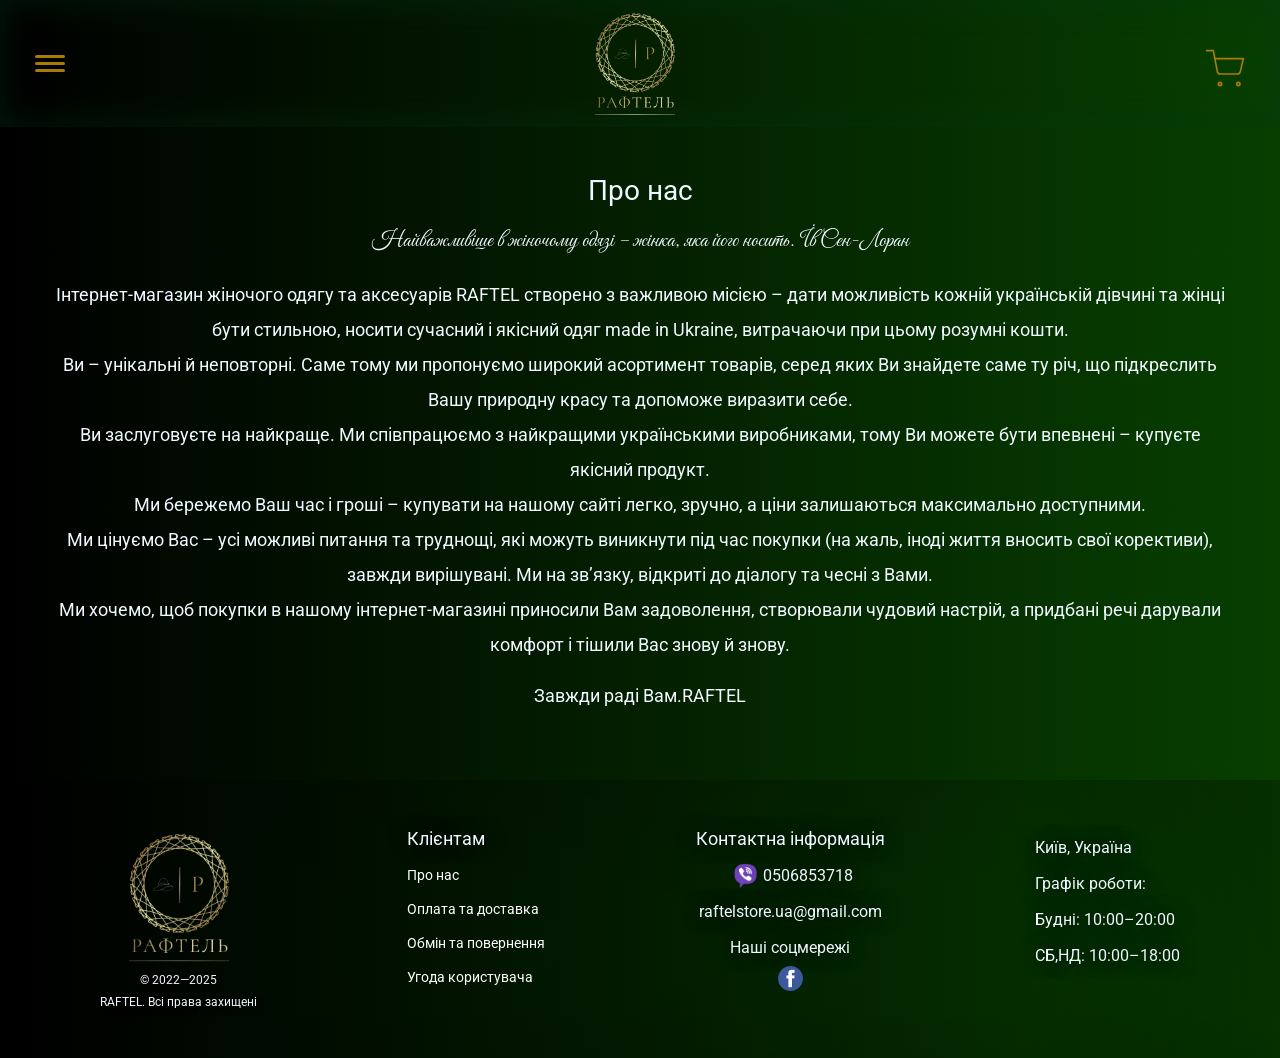
<file: About_us.html>
<!DOCTYPE html>
<html lang="en">
<head>
    <meta charset="UTF-8">
    <meta name="viewport" content="width=device-width, initial-scale=1.0">
    <link rel="stylesheet" href="./header.css">
    <link rel="stylesheet" href="./raftel_info.css">
    <link rel="stylesheet" href="./nulstyle.css">
    <link rel="stylesheet" href="./footer.css">
    <link rel="icon" href="./image/favikon.png" type="image/x-icon">
    <link rel="preconnect" href="https://fonts.googleapis.com">
    <link rel="preconnect" href="https://fonts.gstatic.com" crossorigin>
    <link href="https://fonts.googleapis.com/css2?family=Amatic+SC:wght@400;700&family=Bad+Script&family=Ballet:opsz@16..72&family=Great+Vibes&family=Pangolin&family=Pattaya&family=Tinos:ital,wght@0,400;0,700;1,400;1,700&display=swap" rel="stylesheet">
    <title>RAFTEL</title>
</head>
<body>
    <section class="box">
        <header>
            <div id="header_burgerMenu">
                <span class="header_burgerMenu_line"></span>
            </div>
            <a href="./index.html">
                <img class="logo" src="image/logo.png" alt="logo">
            </a>
            <div class="basket">
                <a href="./checkout.html">
                    <svg 
                        width="40" 
                        height="40" 
                        viewBox="0 0 24 24" 
                        fill="none" 
                        xmlns="http://www.w3.org/2000/svg"
                        stroke="#a97b07" 
                        stroke-width="1" 
                        stroke-linecap="round" 
                        stroke-linejoin="round">
                        <circle cx="9" cy="21" r="1" />
                        <circle cx="20" cy="21" r="1" />
                        <path d="M1 1h4l2.4 12.6a2 2 0 0 0 2 1.4h9.8a2 2 0 0 0 2-1.6l1.8-7.6H6" />
                    </svg>
                </a>
            </div>
            <section id="window_menu">
                <div id="window_menu_box">
                    <div class="window_menu_box_list">
                        <div id="window_menu_closed"></div>
                        <div>
                            <a href="./list.html"><p class="window_menu_box_list_link">Новинки</p></a>
                            <a href=""><p class="window_menu_box_list_link">Сукні</p></a>
                            <a href=""><p class="window_menu_box_list_link">Футболки, майки, топи</p></a>
                            <a href=""><p class="window_menu_box_list_link">Блузи, рубашки</p></a>
                            <a href=""><p class="window_menu_box_list_link">Світера, гольфи, худі</p></a>
                            <a href=""><p class="window_menu_box_list_link">Кардигани, піджаки</p></a>
                            <a href=""><p class="window_menu_box_list_link">Юбки</p></a>
                            <a href=""><p class="window_menu_box_list_link">Брюки</p></a>
                            <a href=""><p class="window_menu_box_list_link">Шорти</p></a>
                            <a href=""><p class="window_menu_box_list_link">Костюми, комбінезони</p></a>
                            <a href="./About_us.html"><p class="window_menu_box_list_link">Про нас</p></a>
                            <a href="./pay_delivery.html"><p class="window_menu_box_list_link">Оплата та доставка</p></a>
                            <a href="./return.html"><p class="window_menu_box_list_link">Обмін та повернення</p></a>
                            <a href="./User_Agreement.html"><p class="window_menu_box_list_link">Угода користовача</p></a>
                        </div>
                    </div>
                </div>
            </section>
        </header>
        <main class="main">
            <h1 class="main_title">Про нас</h1>
            <h2 class="main_title_nezovsim">Найважливіше в жіночому одязі – жінка, яка його носить. Ів Сен-Лоран</h2>
            <div class="blok_text">
                <p class="main_text">Інтернет-магазин жіночого одягу та аксесуарів RAFTEL створено з важливою місією – дати можливість кожній українській дівчині та жінці бути стильною, носити сучасний і якісний одяг made in Ukraine, витрачаючи при цьому розумні кошти.
                    <br>
                    Ви – унікальні й неповторні. Саме тому ми пропонуємо широкий асортимент товарів, серед яких Ви знайдете саме ту річ, що підкреслить Вашу природну красу та допоможе виразити себе.
                    <br>
                    Ви заслуговуєте на найкраще. Ми співпрацюємо з найкращими українськими виробниками, тому Ви можете бути впевнені – купуєте якісний продукт.
                    <br>
                    Ми бережемо Ваш час і гроші – купувати на нашому сайті легко, зручно, а ціни залишаються максимально доступними.
                    <br>
                    Ми цінуємо Вас – усі можливі питання та труднощі, які можуть виникнути під час покупки (на жаль, іноді життя вносить свої корективи), завжди вирішувані. Ми на зв’язку, відкриті до діалогу та чесні з Вами.
                    <br>
                    Ми хочемо, щоб покупки в нашому інтернет-магазині приносили Вам задоволення, створювали чудовий настрій, а придбані речі дарували комфорт і тішили Вас знову й знову.
                </p>
            </div>
            <h2 class="text_konez">Завжди раді Вам.RAFTEL</h2>
        </main>
        <footer>
            <div class="footer_logo">
                <img src="image/logo.png" alt="logo">
                <p class="footer_logo_text">© 2022—2025</p>
                <p class="footer_logo_text">RAFTEL. Всі права захищені</p>
            </div>
            <div class="footer_about">
                <h1>Клієнтам</h1>
                <a href="./About_us.html">Про нас</a>
                <a href="./pay_delivery.html">Оплата та доставка</a>
                <a href="./return.html">Обмін та повернення</a>
                <a href="./User_Agreement.html">Угода користувача</a>
            </div>
            <div class="footer_contacts">
                <h1>Контактна інформація</h1>
                <nav class="footer_contacts_viber">
                    <img src="image/viber.png" alt="">
                    <a href="viber://chat?number=+380506853718"><p>0506853718</p></a>
                </nav>
                <a href=""><p class="footer_contacts_gmail">raftelstore.ua@gmail.com</p></a>
                <p>Наші соцмережі</p>
                <a href="">
                    <img class="footer_contacts_facebook" src="image/facebook.png" alt="">
                </a>
            </div>
            <div class="footer_maps">
                <p>Київ, Україна</p>
                <p>Графік роботи:</p>
                <p>Будні: 10:00–20:00</p>
                <p>СБ,НД: 10:00–18:00</p>
            </div>
        </footer>
    </section>
</body>
<script src="./window menu.js"></script>
</html>
</file>
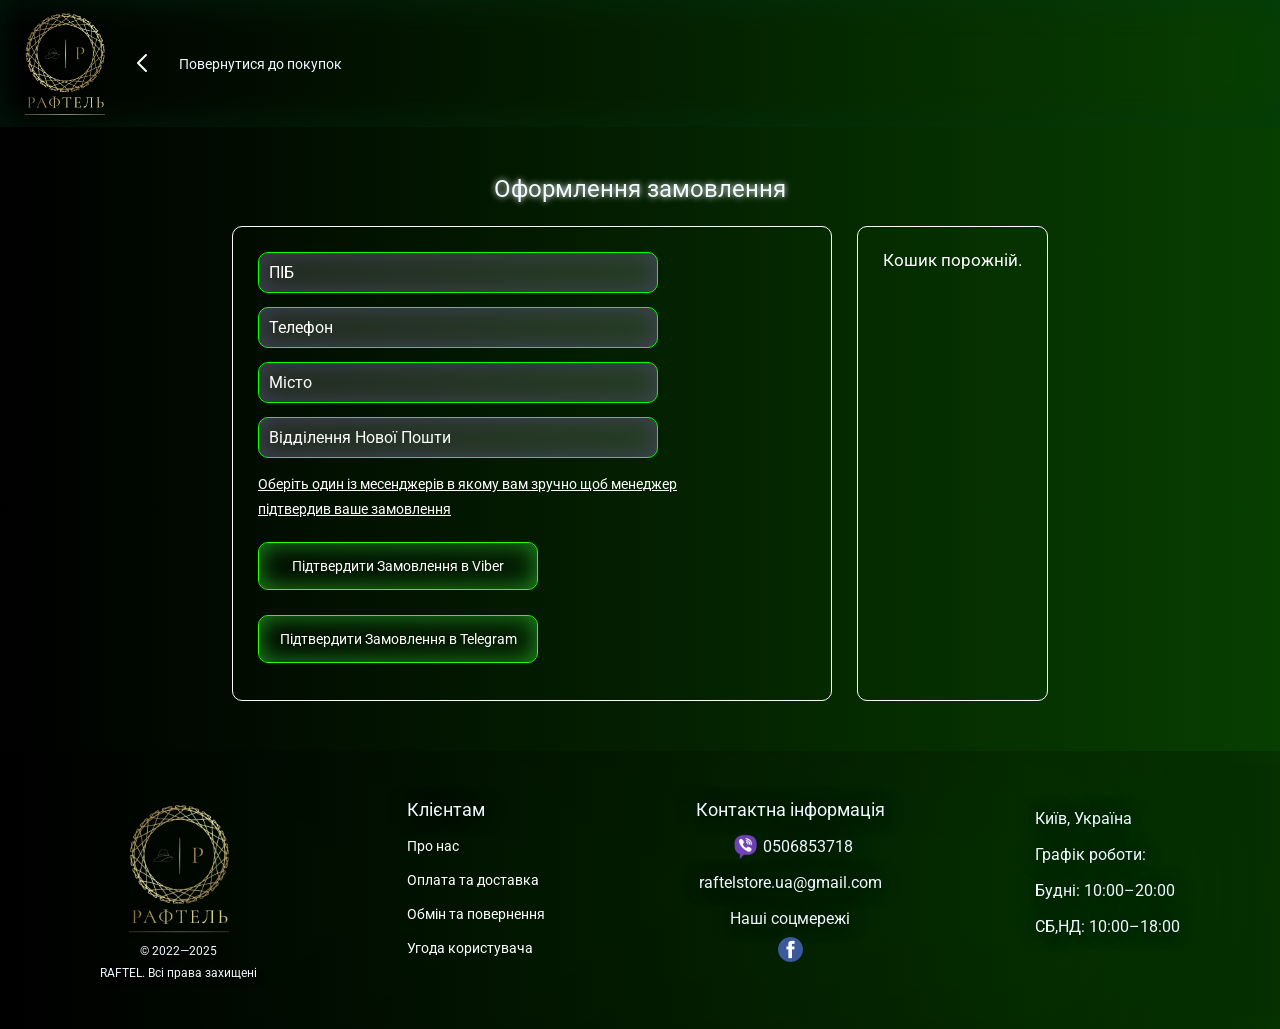
<file: checkout.html>
<!DOCTYPE html>
<html lang="en">
<head>
    <meta charset="UTF-8">
    <meta name="viewport" content="width=device-width, initial-scale=1.0">
    <link rel="stylesheet" href="./nulstyle.css">
    <link rel="stylesheet" href="./checkout.css">
    <link rel="stylesheet" href="./footer.css">
    <link rel="icon" href="./image/favikon.png" type="image/x-icon">
    <title>RAFTEL</title>
</head>
<body>
    <section class="box">
        <header>
            <div class="logo">
                <a href="./index.html">
                    <img src="./image/logo.png" alt="">
                </a>
            </div>
            <nav>
                <a href="./index.html">
                    <svg width="24" height="24" viewBox="0 0 24 24" fill="none"
                        xmlns="http://www.w3.org/2000/svg">
                        <path d="M16 4L8 12L16 20"
                        stroke="white"
                        stroke-width="2"
                        stroke-linecap="round"
                        stroke-linejoin="round"/>
                    </svg>
                </a>           
            </nav>
            <a href="./index.html">
                <p class="header_p">Повернутися до покупок</p>
            </a>
        </header>
        <main class="main">
            <h1 class="main_title">Оформлення замовлення</h1>
            <section class="main_flex">
                <div class="main_flex_info">
                    <form>
                        <input type="text" id="fullname" name="fullname" placeholder="ПІБ" required><br><br>
                        <input type="number" id="phone" name="phone" placeholder="Телефон" pattern="^\+?[0-9\s\-]{7,15}$" required><br><br>
                        <input type="text" id="city" name="city" placeholder="Місто" required><br><br>
                        <input type="text" id="nova_pochta" name="nova_pochta" placeholder="Відділення Нової Пошти" required><br><br>
                    </form>
                    <p class="main_flex_info_text">Оберіть один із месенджерів в якому вам зручно щоб менеджер <br>підтвердив ваше замовлення</p>
                    
                    <button class="main_flex_info_button" id="send-viber-btn">Підтвердити Замовлення в Viber</button>
                    <br>
                    <button class="main_flex_info_button">Підтвердити Замовлення в Telegram</button>
                </div>
                <div class="main_flex_delivery">
                    <div id="cart-items"></div>
                </div>
            </section>
        </main>
        <footer>
            <div class="footer_logo">
                <img src="image/logo.png" alt="logo">
                <p class="footer_logo_text">© 2022—2025</p>
                <p class="footer_logo_text">RAFTEL. Всі права захищені</p>
            </div>
            <div class="footer_about">
                <h1>Клієнтам</h1>
                <a href="./About_us.html">Про нас</a>
                <a href="./pay_delivery.html">Оплата та доставка</a>
                <a href="./return.html">Обмін та повернення</a>
                <a href="./User_Agreement.html">Угода користувача</a>
            </div>
            <div class="footer_contacts">
                <h1>Контактна інформація</h1>
                <nav class="footer_contacts_viber">
                    <img src="image/viber.png" alt="">
                    <a href="viber://chat?number=+380506853718"><p>0506853718</p></a>
                </nav>
                <a href=""><p class="footer_contacts_gmail">raftelstore.ua@gmail.com</p></a>
                <p>Наші соцмережі</p>
                <a href="">
                    <img class="footer_contacts_facebook" src="image/facebook.png" alt="">
                </a>
            </div>
            <div class="footer_maps">
                <p>Київ, Україна</p>
                <p>Графік роботи:</p>
                <p>Будні: 10:00–20:00</p>
                <p>СБ,НД: 10:00–18:00</p>
            </div>
        </footer>
    </section>
</body>
<script src="./list_checkout.js"></script>
<script src="./basket.js"></script>
<script src="./checkout_viber.js"></script>
</html>
</file>
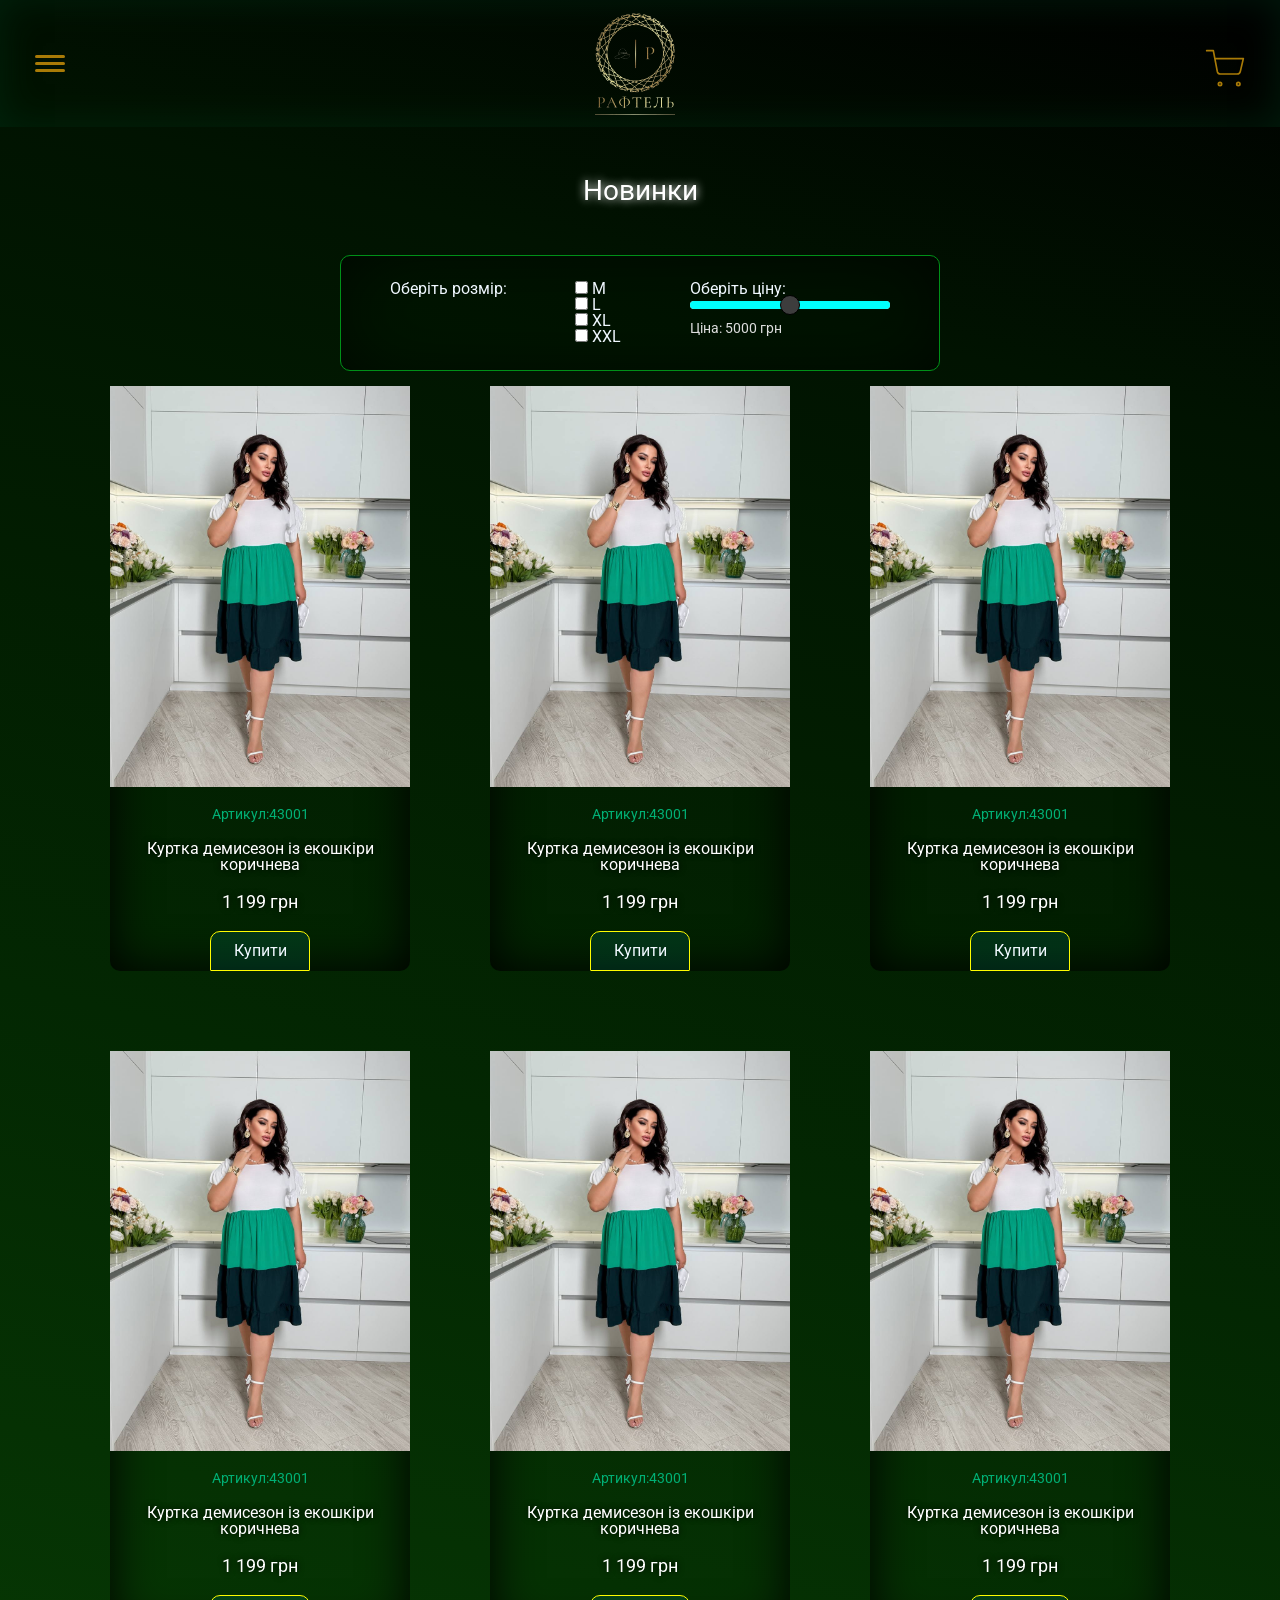
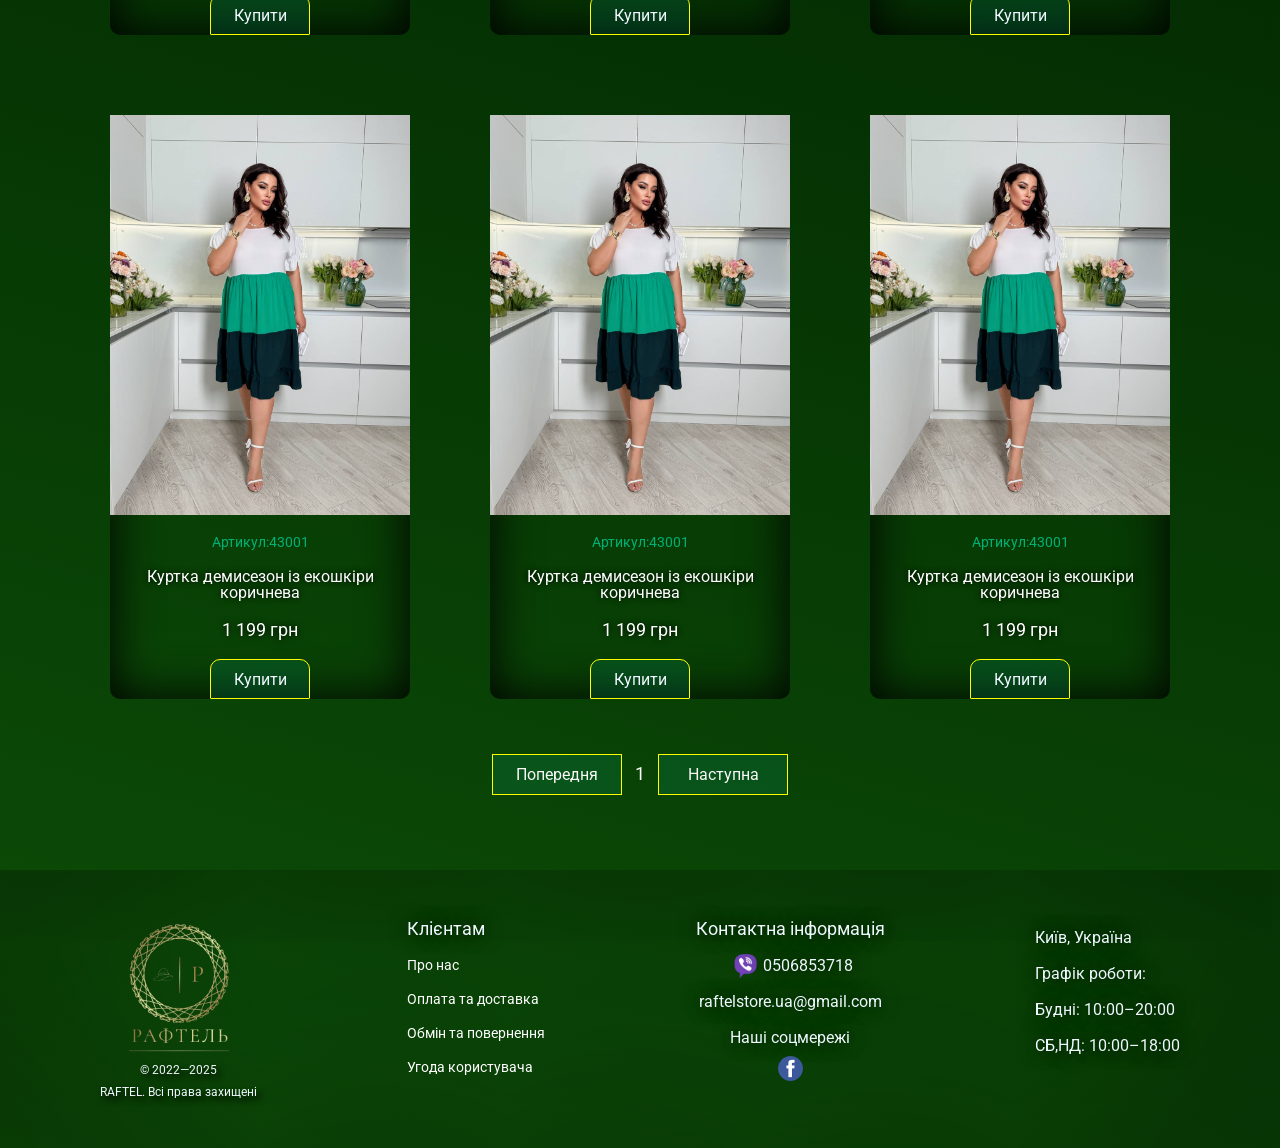
<file: list.html>
<!DOCTYPE html>
<html lang="en">
<head>
    <meta charset="UTF-8">
    <meta name="viewport" content="width=device-width, initial-scale=1.0">
    <link rel="stylesheet" href="./nulstyle.css">
    <link rel="stylesheet" href="./header.css">
    <link rel="stylesheet" href="./list.css">
    <link rel="stylesheet" href="./footer.css">
    <link rel="icon" href="./image/favikon.png" type="image/x-icon">
    <title>RAFTEL</title>
</head>
<body>
    <section class="box">
        <header>
            <div id="header_burgerMenu">
                <span class="header_burgerMenu_line"></span>
            </div>
            <a href="./index.html">
                <img class="logo" src="image/logo.png" alt="logo">
            </a>
            <div class="basket">
                <a href="./checkout.html">
                    <svg 
                        width="40" 
                        height="40" 
                        viewBox="0 0 24 24" 
                        fill="none" 
                        xmlns="http://www.w3.org/2000/svg"
                        stroke="#a97b07" 
                        stroke-width="1" 
                        stroke-linecap="round" 
                        stroke-linejoin="round">
                        <circle cx="9" cy="21" r="1" />
                        <circle cx="20" cy="21" r="1" />
                        <path d="M1 1h4l2.4 12.6a2 2 0 0 0 2 1.4h9.8a2 2 0 0 0 2-1.6l1.8-7.6H6" />
                    </svg>
                </a>
            </div>
            <section id="window_menu">
                <div id="window_menu_box">
                    <div class="window_menu_box_list">
                        <div id="window_menu_closed"></div>
                        <div>
                            <a href="./list.html"><p class="window_menu_box_list_link">Новинки</p></a>
                            <a href=""><p class="window_menu_box_list_link">Сукні</p></a>
                            <a href=""><p class="window_menu_box_list_link">Футболки, майки, топи</p></a>
                            <a href=""><p class="window_menu_box_list_link">Блузи, рубашки</p></a>
                            <a href=""><p class="window_menu_box_list_link">Світера, гольфи, худі</p></a>
                            <a href=""><p class="window_menu_box_list_link">Кардигани, піджаки</p></a>
                            <a href=""><p class="window_menu_box_list_link">Юбки</p></a>
                            <a href=""><p class="window_menu_box_list_link">Брюки</p></a>
                            <a href=""><p class="window_menu_box_list_link">Шорти</p></a>
                            <a href=""><p class="window_menu_box_list_link">Костюми, комбінезони</p></a>
                            <a href="./About_us.html"><p class="window_menu_box_list_link">Про нас</p></a>
                            <a href="./pay_delivery.html"><p class="window_menu_box_list_link">Оплата та доставка</p></a>
                            <a href="./return.html"><p class="window_menu_box_list_link">Обмін та повернення</p></a>
                            <a href="./User_Agreement.html"><p class="window_menu_box_list_link">Угода користовача</p></a>
                        </div>
                    </div>
                </div>
            </section>
        </header>
        <main>
            <h1 class="main_title">Новинки</h1>
            <div class="filter">
                <div class="filter_size_price">
                    <h2>Оберіть розмір:</h2>
                    <div class="filter_size_price_choos">
                        <label>
                            <input type="checkbox" name="size" value="M"> M
                          </label>
                          <label>
                            <input type="checkbox" name="size" value="L"> L
                          </label>
                          <label>
                            <input type="checkbox" name="size" value="XL"> XL
                          </label>
                          <label>
                            <input type="checkbox" name="size" value="XXL"> XXL
                        </label>
                    </div>
                      <div class="slider-container">
                        <label for="priceRange">Оберіть ціну:</label>
                        <input type="range" id="priceRange" min="0" max="10000" step="100" value="5000">
                        <div class="price">Ціна: <span id="priceValue">5000</span> грн</div>
                      </div>                  
                </div>
                <section class="list">
                    <div class="list_box">
                        <a href="./tovar.html">
                            <img src="image/example.jpg" alt="">
                            <nav class="list_box_artikul">Артикул:43001</nav>
                            <p class="list_box_name">Куртка демисезон із екошкіри коричнева</p>
                            <h2 class="list_box_price">1 199 грн</h2>
                            <button class="list_box_button">Купити</button>
                        </a>
                    </div>
                    <div class="list_box">
                        <a href="">
                            <img src="image/example.jpg" alt="">
                            <nav class="list_box_artikul">Артикул:43001</nav>
                            <p class="list_box_name">Куртка демисезон із екошкіри коричнева</p>
                            <h2 class="list_box_price">1 199 грн</h2>
                            <button class="list_box_button">Купити</button>
                        </a>
                    </div>
                    <div class="list_box">
                        <a href="">
                            <img src="image/example.jpg" alt="">
                            <nav class="list_box_artikul">Артикул:43001</nav>
                            <p class="list_box_name">Куртка демисезон із екошкіри коричнева</p>
                            <h2 class="list_box_price">1 199 грн</h2>
                            <button class="list_box_button">Купити</button>
                        </a>
                    </div>
                    <div class="list_box">
                        <a href="">
                            <img src="image/example.jpg" alt="">
                            <nav class="list_box_artikul">Артикул:43001</nav>
                            <p class="list_box_name">Куртка демисезон із екошкіри коричнева</p>
                            <h2 class="list_box_price">1 199 грн</h2>
                            <button class="list_box_button">Купити</button>
                        </a>
                    </div>
                    <div class="list_box">
                        <a href="">
                            <img src="image/example.jpg" alt="">
                            <nav class="list_box_artikul">Артикул:43001</nav>
                            <p class="list_box_name">Куртка демисезон із екошкіри коричнева</p>
                            <h2 class="list_box_price">1 199 грн</h2>
                            <button class="list_box_button">Купити</button>
                        </a>
                    </div>
                    <div class="list_box">
                        <a href="">
                            <img src="image/example.jpg" alt="">
                            <nav class="list_box_artikul">Артикул:43001</nav>
                            <p class="list_box_name">Куртка демисезон із екошкіри коричнева</p>
                            <h2 class="list_box_price">1 199 грн</h2>
                            <button class="list_box_button">Купити</button>
                        </a>
                    </div>
                    <div class="list_box">
                        <a href="">
                            <img src="image/example.jpg" alt="">
                            <nav class="list_box_artikul">Артикул:43001</nav>
                            <p class="list_box_name">Куртка демисезон із екошкіри коричнева</p>
                            <h2 class="list_box_price">1 199 грн</h2>
                            <button class="list_box_button">Купити</button>
                        </a>
                    </div>
                    <div class="list_box">
                        <a href="">
                            <img src="image/example.jpg" alt="">
                            <nav class="list_box_artikul">Артикул:43001</nav>
                            <p class="list_box_name">Куртка демисезон із екошкіри коричнева</p>
                            <h2 class="list_box_price">1 199 грн</h2>
                            <button class="list_box_button">Купити</button>
                        </a>
                    </div>
                    <div class="list_box">
                        <a href="">
                            <img src="image/example.jpg" alt="">
                            <nav class="list_box_artikul">Артикул:43001</nav>
                            <p class="list_box_name">Куртка демисезон із екошкіри коричнева</p>
                            <h2 class="list_box_price">1 199 грн</h2>
                            <button class="list_box_button">Купити</button>
                        </a>
                    </div>
                    <div class="list_box">
                        <a href="">
                            <img src="image/example.jpg" alt="">
                            <nav class="list_box_artikul">Артикул:43001</nav>
                            <p class="list_box_name">Куртка демисезон із екошкіри коричнева</p>
                            <h2 class="list_box_price">1 199 грн</h2>
                            <button class="list_box_button">Купити</button>
                        </a>
                    </div>
                    <div class="list_box">
                        <a href="">
                            <img src="image/example.jpg" alt="">
                            <nav class="list_box_artikul">Артикул:43001</nav>
                            <p class="list_box_name">Куртка демисезон із екошкіри коричнева</p>
                            <h2 class="list_box_price">1 199 грн</h2>
                            <button class="list_box_button">Купити</button>
                        </a>
                    </div>
                </section>
                <div class="pagination">
                    <button id="prevBtn" onclick="changePage(-1)">Попередня</button>
                    <span id="pageNumber">1</span>
                    <button id="nextBtn" onclick="changePage(1)">Наступна</button>
                </div>
            </div>
        </main>
        <footer>
            <div class="footer_logo">
                <img src="image/logo.png" alt="logo">
                <p class="footer_logo_text">© 2022—2025</p>
                <p class="footer_logo_text">RAFTEL. Всі права захищені</p>
            </div>
            <div class="footer_about">
                <h1>Клієнтам</h1>
                <a href="./About_us.html">Про нас</a>
                <a href="./pay_delivery.html">Оплата та доставка</a>
                <a href="./return.html">Обмін та повернення</a>
                <a href="./User_Agreement.html">Угода користувача</a>
            </div>
            <div class="footer_contacts">
                <h1>Контактна інформація</h1>
                <nav class="footer_contacts_viber">
                    <img src="image/viber.png" alt="">
                    <a href="viber://chat?number=+380506853718"><p>0506853718</p></a>
                </nav>
                <a href=""><p class="footer_contacts_gmail">raftelstore.ua@gmail.com</p></a>
                <p>Наші соцмережі</p>
                <a href="">
                    <img class="footer_contacts_facebook" src="image/facebook.png" alt="">
                </a>
            </div>
            <div class="footer_maps">
                <p>Київ, Україна</p>
                <p>Графік роботи:</p>
                <p>Будні: 10:00–20:00</p>
                <p>СБ,НД: 10:00–18:00</p>
            </div>
        </footer>
    </section>
</body>
<script src="./pagination.js"></script>
<script src="./choos_prise.js"></script>
<script src="./window menu.js"></script>
</html>
</file>
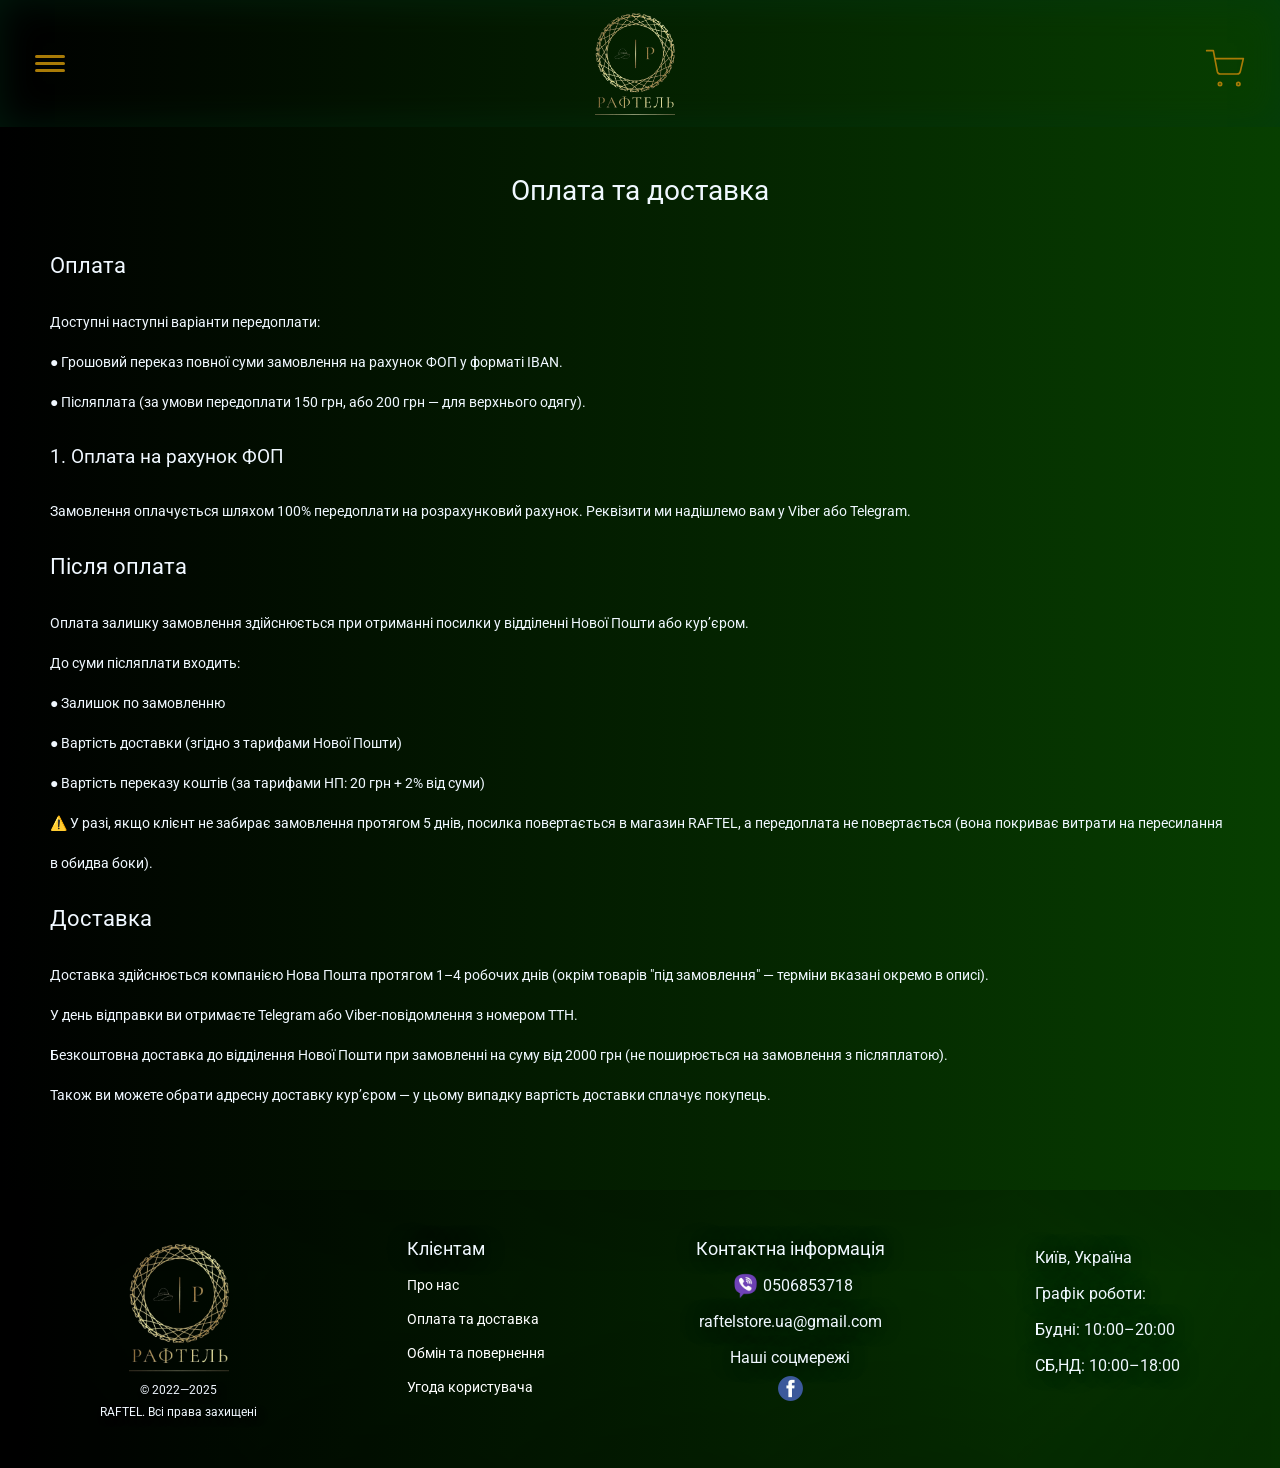
<file: pay_delivery.html>
<!DOCTYPE html>
<html lang="en">
<head>
    <meta charset="UTF-8">
    <meta name="viewport" content="width=device-width, initial-scale=1.0">
    <link rel="stylesheet" href="./raftel_info.css">
    <link rel="stylesheet" href="./nulstyle.css">
    <link rel="stylesheet" href="./header.css">
    <link rel="stylesheet" href="./footer.css">
    <link rel="icon" href="./image/favikon.png" type="image/x-icon">
    <title>RAFTEL</title>
</head>
<body>
    <section class="box">
        <header>
            <div id="header_burgerMenu">
                <span class="header_burgerMenu_line"></span>
            </div>
            <a href="./index.html">
                <img class="logo" src="image/logo.png" alt="logo">
            </a>
            <div class="basket">
                <a href="./checkout.html">
                    <svg 
                        width="40" 
                        height="40" 
                        viewBox="0 0 24 24" 
                        fill="none" 
                        xmlns="http://www.w3.org/2000/svg"
                        stroke="#a97b07" 
                        stroke-width="1" 
                        stroke-linecap="round" 
                        stroke-linejoin="round">
                        <circle cx="9" cy="21" r="1" />
                        <circle cx="20" cy="21" r="1" />
                        <path d="M1 1h4l2.4 12.6a2 2 0 0 0 2 1.4h9.8a2 2 0 0 0 2-1.6l1.8-7.6H6" />
                    </svg>
                </a>
            </div>
            <section id="window_menu">
                <div id="window_menu_box">
                    <div class="window_menu_box_list">
                        <div id="window_menu_closed"></div>
                        <div>
                            <a href="./list.html"><p class="window_menu_box_list_link">Новинки</p></a>
                            <a href=""><p class="window_menu_box_list_link">Сукні</p></a>
                            <a href=""><p class="window_menu_box_list_link">Футболки, майки, топи</p></a>
                            <a href=""><p class="window_menu_box_list_link">Блузи, рубашки</p></a>
                            <a href=""><p class="window_menu_box_list_link">Світера, гольфи, худі</p></a>
                            <a href=""><p class="window_menu_box_list_link">Кардигани, піджаки</p></a>
                            <a href=""><p class="window_menu_box_list_link">Юбки</p></a>
                            <a href=""><p class="window_menu_box_list_link">Брюки</p></a>
                            <a href=""><p class="window_menu_box_list_link">Шорти</p></a>
                            <a href=""><p class="window_menu_box_list_link">Костюми, комбінезони</p></a>
                            <a href="./About_us.html"><p class="window_menu_box_list_link">Про нас</p></a>
                            <a href="./pay_delivery.html"><p class="window_menu_box_list_link">Оплата та доставка</p></a>
                            <a href="./return.html"><p class="window_menu_box_list_link">Обмін та повернення</p></a>
                            <a href="./User_Agreement.html"><p class="window_menu_box_list_link">Угода користовача</p></a>
                        </div>
                    </div>
                </div>
            </section>
        </header>
        <main class="main">
            <h1 class="main_title">Оплата та доставка</h1>
            <div class="blok_pay">
                <h2 class="blok_pay_title">Оплата</h2>
                <p>Доступні наступні варіанти передоплати:</p>
                <p><strong>●</strong> Грошовий переказ повної суми замовлення на рахунок ФОП у форматі IBAN. <br>
                    <strong>●</strong> Післяплата (за умови передоплати 150 грн, або 200 грн — для верхнього одягу).
                </p>
                <h2 class="blok_pay_title_punkt">1. Оплата на рахунок ФОП</h2>
                <p>Замовлення оплачується шляхом 100% передоплати на розрахунковий рахунок. Реквізити ми надішлемо вам у Viber або Telegram.</p>
            </div>
            <div class="blok_pay">
                <h2 class="blok_pay_title">Після оплата</h2>
                <p>Оплата залишку замовлення здійснюється при отриманні посилки у відділенні Нової Пошти або кур’єром.</p>
                <p>До суми післяплати входить:</p>
                <p><strong>●</strong> Залишок по замовленню</p>
                <p><strong>●</strong> Вартість доставки (згідно з тарифами Нової Пошти)</p>
                <p><strong>●</strong> Вартість переказу коштів (за тарифами НП: 20 грн + 2% від суми)</p>
                <p>⚠️ У разі, якщо клієнт не забирає замовлення протягом 5 днів, посилка повертається в магазин RAFTEL, а передоплата не повертається (вона покриває витрати на пересилання в обидва боки).</p>
            </div>
            <div class="blok_pay">
                <h2 class="blok_pay_title">Доставка</h2>
                <p>
                    Доставка здійснюється компанією Нова Пошта протягом 1–4 робочих днів (окрім товарів "під замовлення" — терміни вказані окремо в описі).
                    <br>
                    У день відправки ви отримаєте Telegram або Viber-повідомлення з номером ТТН.
                    <br>
                    Безкоштовна доставка до відділення Нової Пошти при замовленні на суму від 2000 грн
                    (не поширюється на замовлення з післяплатою).
                    <br>
                    Також ви можете обрати адресну доставку кур’єром — у цьому випадку вартість доставки сплачує покупець.
                </p>
            </div>
        </main>
        <footer>
            <div class="footer_logo">
                <img src="image/logo.png" alt="logo">
                <p class="footer_logo_text">© 2022—2025</p>
                <p class="footer_logo_text">RAFTEL. Всі права захищені</p>
            </div>
            <div class="footer_about">
                <h1>Клієнтам</h1>
                <a href="./About_us.html">Про нас</a>
                <a href="./pay_delivery.html">Оплата та доставка</a>
                <a href="./return.html">Обмін та повернення</a>
                <a href="./User_Agreement.html">Угода користувача</a>
            </div>
            <div class="footer_contacts">
                <h1>Контактна інформація</h1>
                <nav class="footer_contacts_viber">
                    <img src="image/viber.png" alt="">
                    <a href="viber://chat?number=+380506853718"><p>0506853718</p></a>
                </nav>
                <a href=""><p class="footer_contacts_gmail">raftelstore.ua@gmail.com</p></a>
                <p>Наші соцмережі</p>
                <a href="">
                    <img class="footer_contacts_facebook" src="image/facebook.png" alt="">
                </a>
            </div>
            <div class="footer_maps">
                <p>Київ, Україна</p>
                <p>Графік роботи:</p>
                <p>Будні: 10:00–20:00</p>
                <p>СБ,НД: 10:00–18:00</p>
            </div>
        </footer>
    </section>
</body>
<script src="./window menu.js"></script>
</html>
</file>
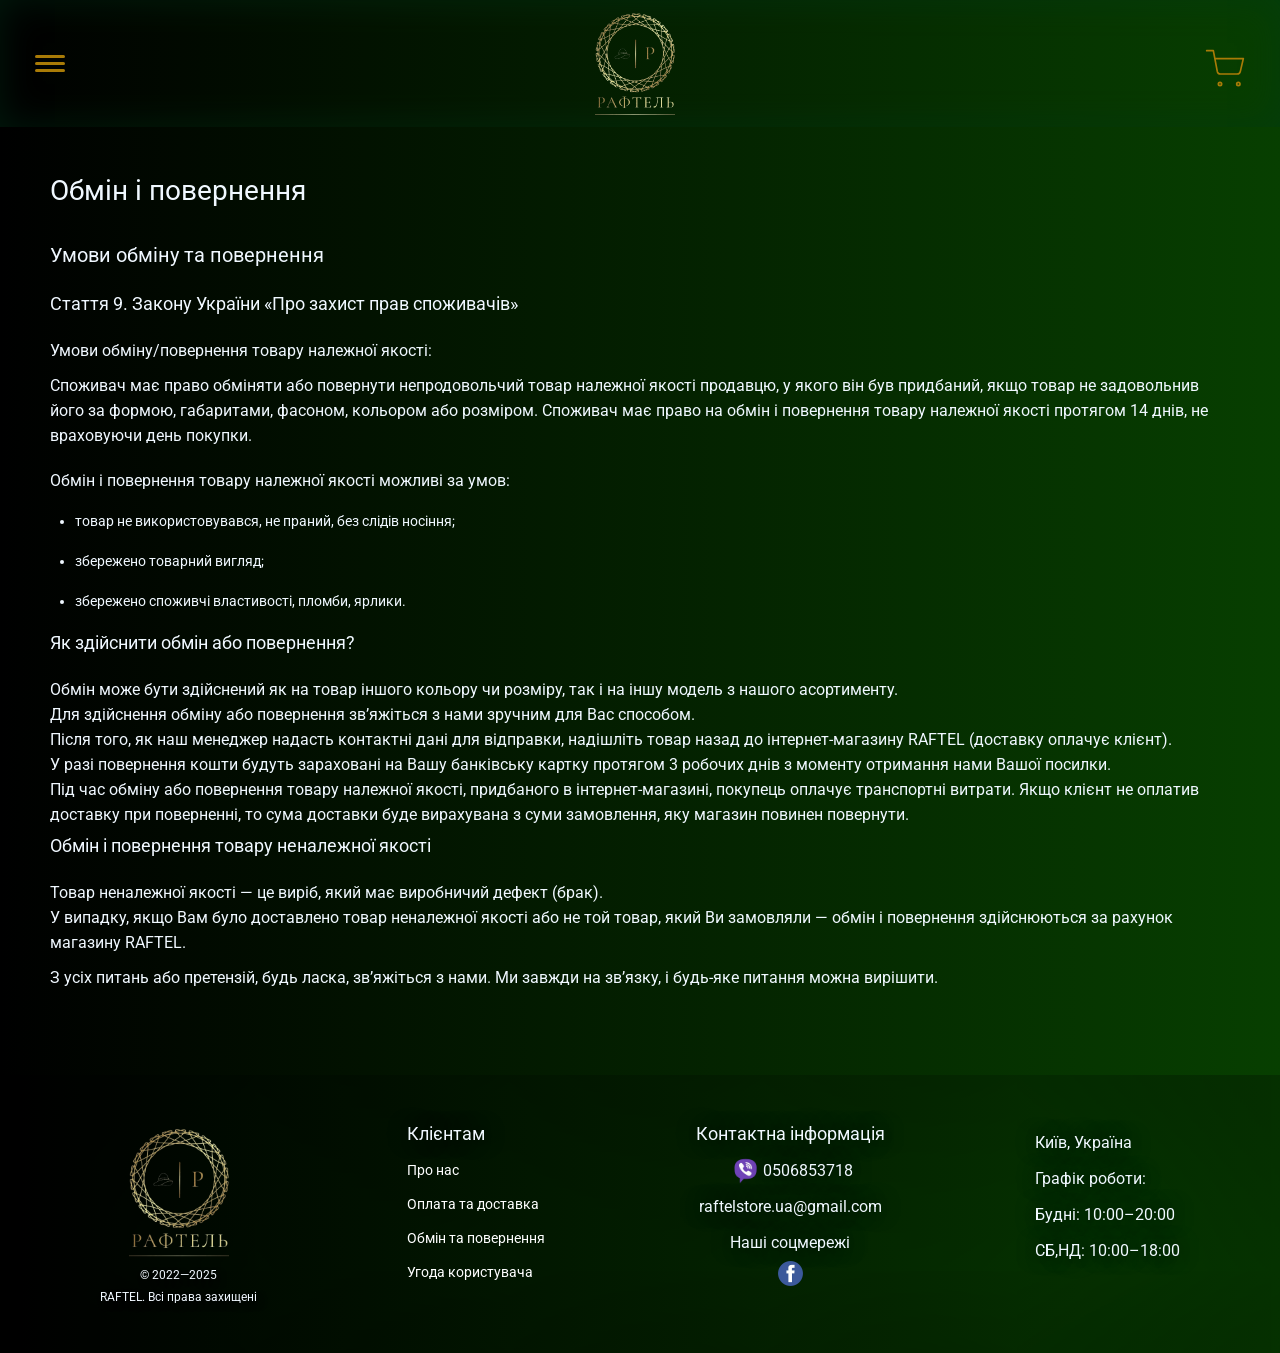
<file: return.html>
<!DOCTYPE html>
<html lang="en">
<head>
    <meta charset="UTF-8">
    <meta name="viewport" content="width=device-width, initial-scale=1.0">
    <link rel="stylesheet" href="./nulstyle.css">
    <link rel="stylesheet" href="./header.css">
    <link rel="stylesheet" href="./raftel_info.css">
    <link rel="stylesheet" href="./footer.css">
    <link rel="icon" href="./image/favikon.png" type="image/x-icon">
    <title>RAFTEL</title>
</head>
<body>
    <section class="box">
        <header>
            <div id="header_burgerMenu">
                <span class="header_burgerMenu_line"></span>
            </div>
            <a href="./index.html">
                <img class="logo" src="image/logo.png" alt="logo">
            </a>
            <div class="basket">
                <a href="./checkout.html">
                    <svg 
                        width="40" 
                        height="40" 
                        viewBox="0 0 24 24" 
                        fill="none" 
                        xmlns="http://www.w3.org/2000/svg"
                        stroke="#a97b07" 
                        stroke-width="1" 
                        stroke-linecap="round" 
                        stroke-linejoin="round">
                        <circle cx="9" cy="21" r="1" />
                        <circle cx="20" cy="21" r="1" />
                        <path d="M1 1h4l2.4 12.6a2 2 0 0 0 2 1.4h9.8a2 2 0 0 0 2-1.6l1.8-7.6H6" />
                    </svg>
                </a>
            </div>
            <section id="window_menu">
                <div id="window_menu_box">
                    <div class="window_menu_box_list">
                        <div id="window_menu_closed"></div>
                        <div>
                            <a href="./list.html"><p class="window_menu_box_list_link">Новинки</p></a>
                            <a href=""><p class="window_menu_box_list_link">Сукні</p></a>
                            <a href=""><p class="window_menu_box_list_link">Футболки, майки, топи</p></a>
                            <a href=""><p class="window_menu_box_list_link">Блузи, рубашки</p></a>
                            <a href=""><p class="window_menu_box_list_link">Світера, гольфи, худі</p></a>
                            <a href=""><p class="window_menu_box_list_link">Кардигани, піджаки</p></a>
                            <a href=""><p class="window_menu_box_list_link">Юбки</p></a>
                            <a href=""><p class="window_menu_box_list_link">Брюки</p></a>
                            <a href=""><p class="window_menu_box_list_link">Шорти</p></a>
                            <a href=""><p class="window_menu_box_list_link">Костюми, комбінезони</p></a>
                            <a href="./About_us.html"><p class="window_menu_box_list_link">Про нас</p></a>
                            <a href="./pay_delivery.html"><p class="window_menu_box_list_link">Оплата та доставка</p></a>
                            <a href="./return.html"><p class="window_menu_box_list_link">Обмін та повернення</p></a>
                            <a href="./User_Agreement.html"><p class="window_menu_box_list_link">Угода користовача</p></a>
                        </div>
                    </div>
                </div>
            </section>
        </header>
        <main class="main">
            <div class="main_block">
                <h1>Обмін і повернення</h1>
                <h2>Умови обміну та повернення</h2>
                <h3>Стаття 9. Закону України «Про захист прав споживачів»</h3>
                <p>Умови обміну/повернення товару належної якості:</p>
                <p>Споживач має право обміняти або повернути непродовольчий товар належної якості 
                    продавцю, у якого він був придбаний, якщо товар не задовольнив його за формою, 
                    габаритами, фасоном, кольором або розміром. Споживач має право на обмін і повернення 
                    товару належної якості протягом 14 днів, не враховуючи день покупки.
                </p>
                <h4>Обмін і повернення товару належної якості можливі за умов:</h4>
                <ul>
                    <li>товар не використовувався, не праний, без слідів носіння;</li>
                    <li>збережено товарний вигляд;</li>
                    <li>збережено споживчі властивості, пломби, ярлики.</li>
                </ul>
                <h3>Як здійснити обмін або повернення?</h3>
                <p>Обмін може бути здійснений як на товар іншого кольору чи розміру, так і на іншу модель з нашого асортименту. <br>
                    Для здійснення обміну або повернення зв’яжіться з нами зручним для Вас способом. <br>
                    Після того, як наш менеджер надасть контактні дані для відправки, надішліть товар назад до інтернет-магазину RAFTEL (доставку оплачує клієнт). <br>
                    У разі повернення кошти будуть зараховані на Вашу банківську картку протягом 3 робочих днів з моменту отримання нами Вашої посилки. <br>
                    Під час обміну або повернення товару належної якості, придбаного в інтернет-магазині, покупець оплачує транспортні витрати. Якщо клієнт не оплатив доставку при поверненні, то сума доставки буде вирахувана з суми замовлення, яку магазин повинен повернути.
                </p>
                <h3>Обмін і повернення товару неналежної якості</h3>
                <p>
                    Товар неналежної якості — це виріб, який має виробничий дефект (брак). <br>
                    У випадку, якщо Вам було доставлено товар неналежної якості або не той товар, який Ви замовляли — обмін і повернення здійснюються за рахунок магазину RAFTEL.
                </p>
                <p>
                    З усіх питань або претензій, будь ласка, зв’яжіться з нами. Ми завжди на зв’язку, і будь-яке питання можна вирішити.
                </p>
            </div>
        </main>
        <footer>
            <div class="footer_logo">
                <img src="image/logo.png" alt="logo">
                <p class="footer_logo_text">© 2022—2025</p>
                <p class="footer_logo_text">RAFTEL. Всі права захищені</p>
            </div>
            <div class="footer_about">
                <h1>Клієнтам</h1>
                <a href="./About_us.html">Про нас</a>
                <a href="./pay_delivery.html">Оплата та доставка</a>
                <a href="./return.html">Обмін та повернення</a>
                <a href="./User_Agreement.html">Угода користувача</a>
            </div>
            <div class="footer_contacts">
                <h1>Контактна інформація</h1>
                <nav class="footer_contacts_viber">
                    <img src="image/viber.png" alt="">
                    <a href="viber://chat?number=+380506853718"><p>0506853718</p></a>
                </nav>
                <a href=""><p class="footer_contacts_gmail">raftelstore.ua@gmail.com</p></a>
                <p>Наші соцмережі</p>
                <a href="">
                    <img class="footer_contacts_facebook" src="image/facebook.png" alt="">
                </a>
            </div>
            <div class="footer_maps">
                <p>Київ, Україна</p>
                <p>Графік роботи:</p>
                <p>Будні: 10:00–20:00</p>
                <p>СБ,НД: 10:00–18:00</p>
            </div>
        </footer>
    </section>
</body>
<script src="./window menu.js"></script>
</html>
</file>
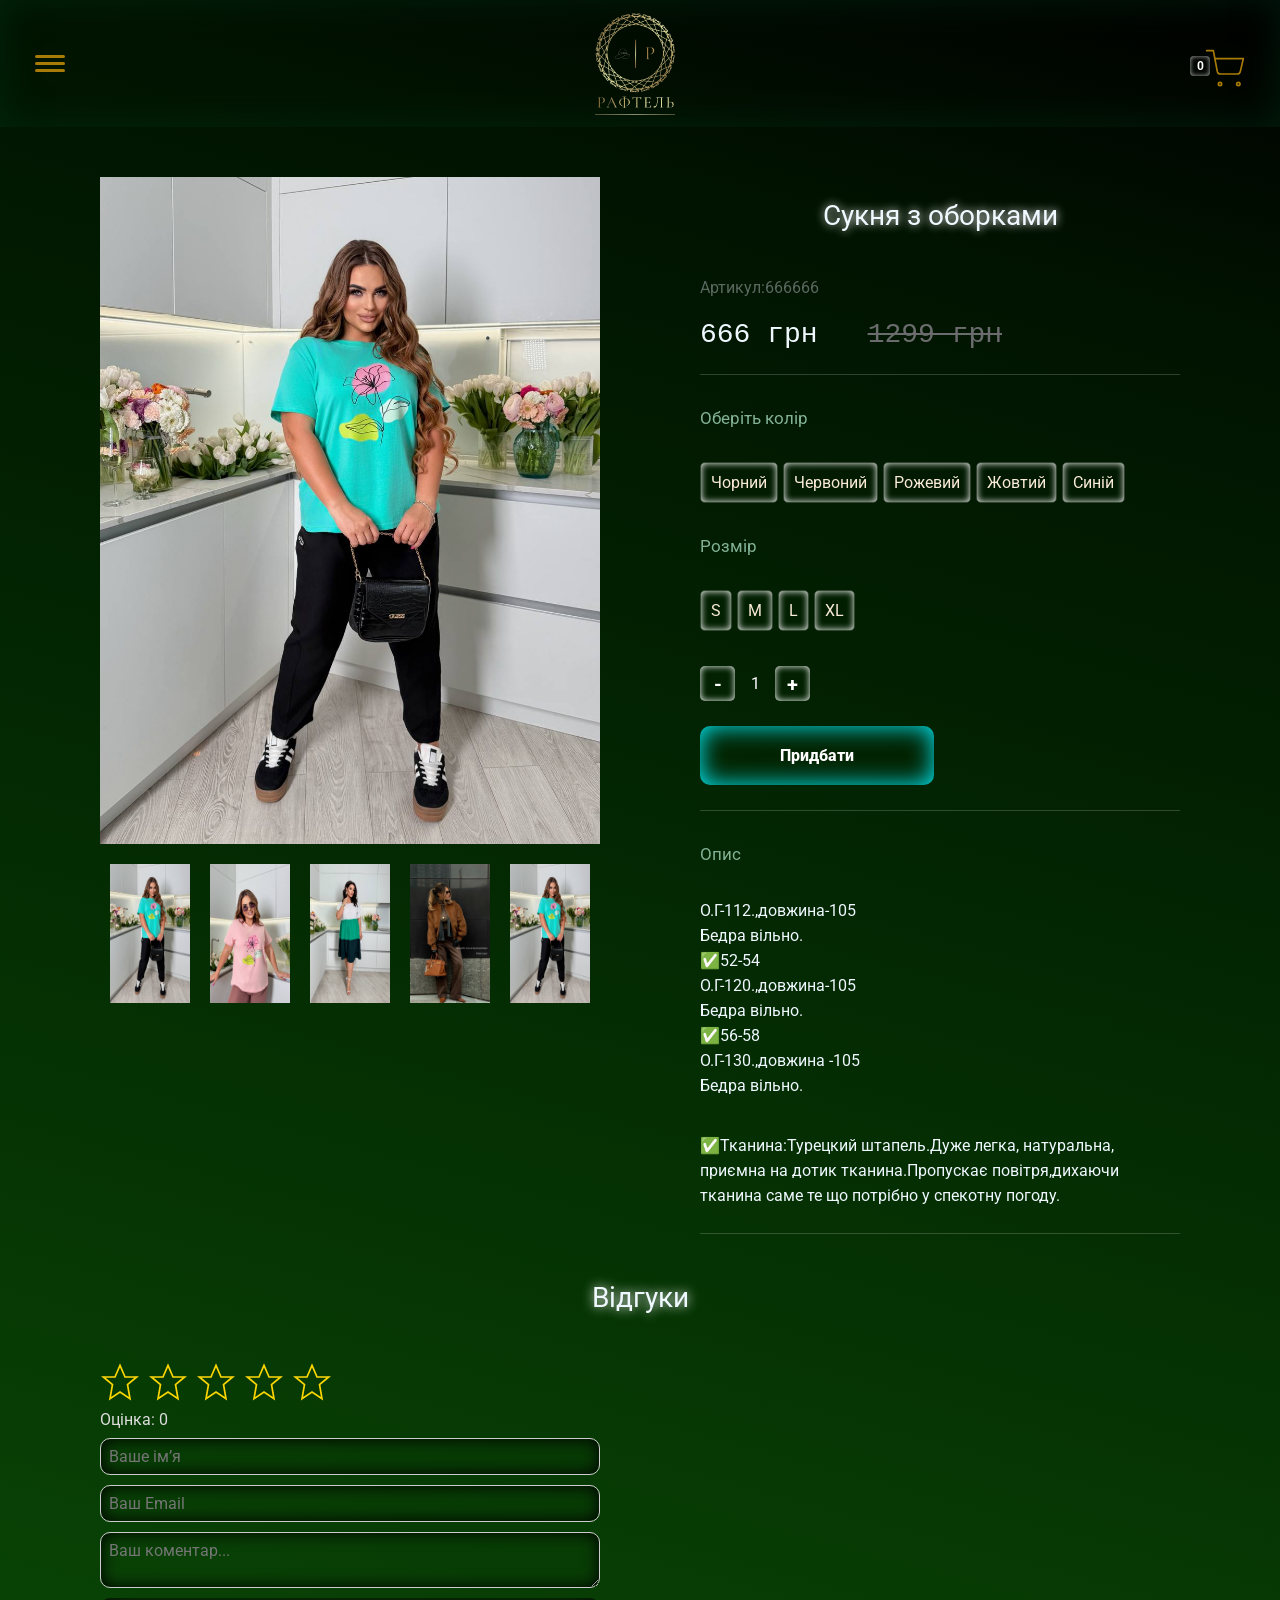
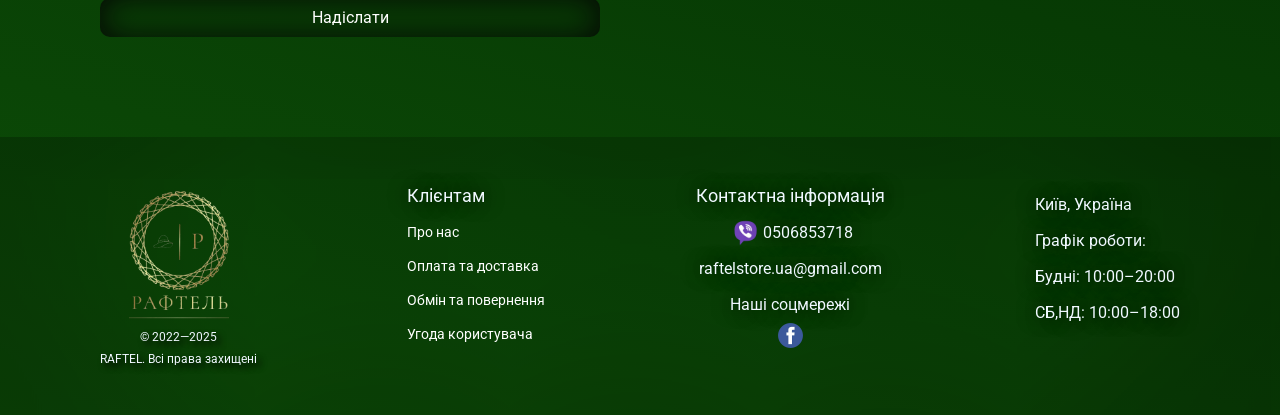
<file: tovar.html>
<!DOCTYPE html>
<html lang="en">
<head>
    <meta charset="UTF-8">
    <meta name="viewport" content="width=device-width, initial-scale=1.0">
    <link rel="stylesheet" href="./nulstyle.css">
    <link rel="stylesheet" href="./header.css">
    <link rel="stylesheet" href="./footer.css">
    <link rel="stylesheet" href="./tovar_main.css">
    <link rel="stylesheet" href="./slick.css">
    <link rel="stylesheet" href="./footer.css">
    <link rel="icon" href="./image/favikon.png" type="image/x-icon">
    <title>RAFTEL</title>
</head>
<body>
    <section class="box">
        <header>
            <div id="header_burgerMenu">
                <span class="header_burgerMenu_line"></span>
            </div>
            <a href="./index.html">
                <img class="logo" src="image/logo.png" alt="logo">
            </a>
            <div class="basket">
                <a href="./checkout.html">
                    <svg 
                        width="40" 
                        height="40" 
                        viewBox="0 0 24 24" 
                        fill="none" 
                        xmlns="http://www.w3.org/2000/svg"
                        stroke="#a97b07" 
                        stroke-width="1" 
                        stroke-linecap="round" 
                        stroke-linejoin="round">
                        <circle cx="9" cy="21" r="1" />
                        <circle cx="20" cy="21" r="1" />
                        <path d="M1 1h4l2.4 12.6a2 2 0 0 0 2 1.4h9.8a2 2 0 0 0 2-1.6l1.8-7.6H6" />
                    </svg>
                    <span id="cart-count" style="position:absolute; top:56px; right:70px; width:20px; height:20px; box-shadow: inset 0px 0px 5px 0px rgb(176, 176, 176); color:white; border-radius:4px; font-size:12px; text-align:center; line-height:20px; font-weight:bold;">0</span>
                </a>
            </div>
            <section id="window_menu">
                <div id="window_menu_box">
                    <div class="window_menu_box_list">
                        <div id="window_menu_closed"></div>
                        <div>
                            <a href=""><p class="window_menu_box_list_link">Новинки</p></a>
                            <a href=""><p class="window_menu_box_list_link">Сукні</p></a>
                            <a href=""><p class="window_menu_box_list_link">Футболки, майки, топи</p></a>
                            <a href=""><p class="window_menu_box_list_link">Блузи, рубашки</p></a>
                            <a href=""><p class="window_menu_box_list_link">Світера, гольфи, худі</p></a>
                            <a href=""><p class="window_menu_box_list_link">Кардигани, піджаки</p></a>
                            <a href=""><p class="window_menu_box_list_link">Юбки</p></a>
                            <a href=""><p class="window_menu_box_list_link">Брюки</p></a>
                            <a href=""><p class="window_menu_box_list_link">Шорти</p></a>
                            <a href=""><p class="window_menu_box_list_link">Костюми, комбінезони</p></a>
                            <a href="./About_us.html"><p class="window_menu_box_list_link">Про нас</p></a>
                            <a href="./pay_delivery.html"><p class="window_menu_box_list_link">Оплата та доставка</p></a>
                            <a href="./return.html"><p class="window_menu_box_list_link">Обмін та повернення</p></a>
                            <a href="./User_Agreement.html"><p class="window_menu_box_list_link">Угода користовача</p></a>
                        </div>
                    </div>
                </div>
            </section>
        </header>
        <main>
            <section class="main_product">
                <div class="product-container">
                <div class="main-image">
                  <img id="main-image" src="./image/emp.jpg" alt="Product Image">
                </div>
                <div class="thumbnail-images">
                  <img class="thumbnail" src="./image/emp.jpg" alt="Thumbnail 1" onclick="changeImage('/image/emp.jpg')">
                  <img class="thumbnail" src="./image/ex.jpg" alt="Thumbnail 2" onclick="changeImage('/image/ex.jpg')">
                  <img class="thumbnail" src="./image/example.jpg" alt="Thumbnail 3" onclick="changeImage('/image/example.jpg')">
                  <img class="thumbnail" src="./image/slider.jpg" alt="Thumbnail 4" onclick="changeImage('/image/slider.jpg')">
                  <img class="thumbnail" src="./image/emp.jpg" alt="Thumbnail 5" onclick="changeImage('/image/emp.jpg')">
                </div>
                </div> 
                <div class="info-container">
                <h2 class="product-name">Сукня з оборками</h2>
                <div class="slider_tovar">
                    <div class="slider_boxik">
                        <img src="./image/emp.jpg" alt="">
                    </div>
                    <div class="slider_boxik">
                        <img src="./image/ex.jpg" alt="">
                    </div>
                    <div class="slider_boxik">
                        <img src="./image/example.jpg" alt="">
                    </div>
                </div>
                    <p class="article">Артикул:666666</p>
                    <div class="info-container_price">
                        <h3>666 грн</h3>
                        <h4><s>1299 грн</s></h4>
                    </div>
                    <nav class="info-container_underline"></nav>
                    <h5>Оберіть колір</h5>
                    <div class="color">
                        <button class="color-btn">Чорний</button>
                        <button class="color-btn">Червоний</button>
                        <button class="color-btn">Рожевий</button>
                        <button class="color-btn">Жовтий</button>
                        <button class="color-btn">Синій</button>
                    </div>
                    <h5>Розмір</h5>
                    <div class="size">
                        <button class="size-btn">S</button>
                        <button class="size-btn">M</button>
                        <button class="size-btn">L</button>
                        <button class="size-btn">XL</button>
                    </div>
                    <div class="box_buy">
                        <div class="quantity-selector">
                            <button class="minus-btn">-</button>
                            <span class="quantity">1</span>
                            <button class="plus-btn">+</button>
                        </div>
                        <button class="buy">Придбати</button>
                    </div>                    
                <nav class="info-container_underline"></nav>
                <h5>Опис</h5>
                <p class="describe">О.Г-112.,довжина-105 <br>
                    Бедра вільно.<br>
                    ✅52-54<br>
                    О.Г-120.,довжина-105<br>
                    Бедра вільно.<br>
                    ✅56-58<br>
                    О.Г-130.,довжина -105<br>
                    Бедра вільно.<br>
                </p>
                <p class="describe_t">✅Тканина:Турецкий штапель.Дуже легка, натуральна,<br> 
                    приємна на дотик тканина.Пропускає повітря,дихаючи<br>
                    тканина саме те що потрібно у спекотну погоду.
                </p>
                <nav class="info-container_underline"></nav>
                </div>
            </section> 
            <section class="coments">
                <h2 class="coments_title">Відгуки</h2>
                <div class="coments_flex">
                    <form id="commentForm">
                        <div class="rating-svg">
                            <svg data-value="5" viewBox="0 0 24 24"><path d="M12 2l3 7h7l-5.5 4.5L18 22l-6-4-6 4 1.5-8.5L2 9h7z"/></svg>
                            <svg data-value="4" viewBox="0 0 24 24"><path d="M12 2l3 7h7l-5.5 4.5L18 22l-6-4-6 4 1.5-8.5L2 9h7z"/></svg>
                            <svg data-value="3" viewBox="0 0 24 24"><path d="M12 2l3 7h7l-5.5 4.5L18 22l-6-4-6 4 1.5-8.5L2 9h7z"/></svg>
                            <svg data-value="2" viewBox="0 0 24 24"><path d="M12 2l3 7h7l-5.5 4.5L18 22l-6-4-6 4 1.5-8.5L2 9h7z"/></svg>
                            <svg data-value="1" viewBox="0 0 24 24"><path d="M12 2l3 7h7l-5.5 4.5L18 22l-6-4-6 4 1.5-8.5L2 9h7z"/></svg>
                          </div>
                          <p id="svgRatingValue">Оцінка: 0</p>
                        <input type="text" id="name" placeholder="Ваше ім’я" required>
                        <input type="email" id="email" placeholder="Ваш Email" required>
                        <textarea id="commentText" placeholder="Ваш коментар..."></textarea>
                        <button class="coments_button" type="submit">Надіслати</button>
                    </form>
                      <div id="commentsContainer"></div> 
                </div>      
            </section>                
        </main>
        <footer>
            <div class="footer_logo">
                <img src="image/logo.png" alt="logo">
                <p class="footer_logo_text">© 2022—2025</p>
                <p class="footer_logo_text">RAFTEL. Всі права захищені</p>
            </div>
            <div class="footer_about">
                <h1>Клієнтам</h1>
                <a href="./About_us.html">Про нас</a>
                <a href="./pay_delivery.html">Оплата та доставка</a>
                <a href="./return.html">Обмін та повернення</a>
                <a href="./User_Agreement.html">Угода користувача</a>
            </div>
            <div class="footer_contacts">
                <h1>Контактна інформація</h1>
                <nav class="footer_contacts_viber">
                    <img src="image/viber.png" alt="">
                    <a href="viber://chat?number=+380506853718"><p>0506853718</p></a>
                </nav>
                <a href=""><p class="footer_contacts_gmail">raftelstore.ua@gmail.com</p></a>
                <p>Наші соцмережі</p>
                <a href="">
                    <img class="footer_contacts_facebook" src="image/facebook.png" alt="">
                </a>
            </div>
            <div class="footer_maps">
                <p>Київ, Україна</p>
                <p>Графік роботи:</p>
                <p>Будні: 10:00–20:00</p>
                <p>СБ,НД: 10:00–18:00</p>
            </div>
        </footer>
    </section>
</body>
<script type="text/javascript" src="//code.jquery.com/jquery-1.11.0.min.js"></script>
<script src="./window menu.js"></script>
<script src="./input.js"></script>
<script src="./slick.min.js"></script>
<script src="./slick_tovar.js"></script>
<script src="./coments.js"></script>
<script src="./basket.js"></script>
</html>
</file>
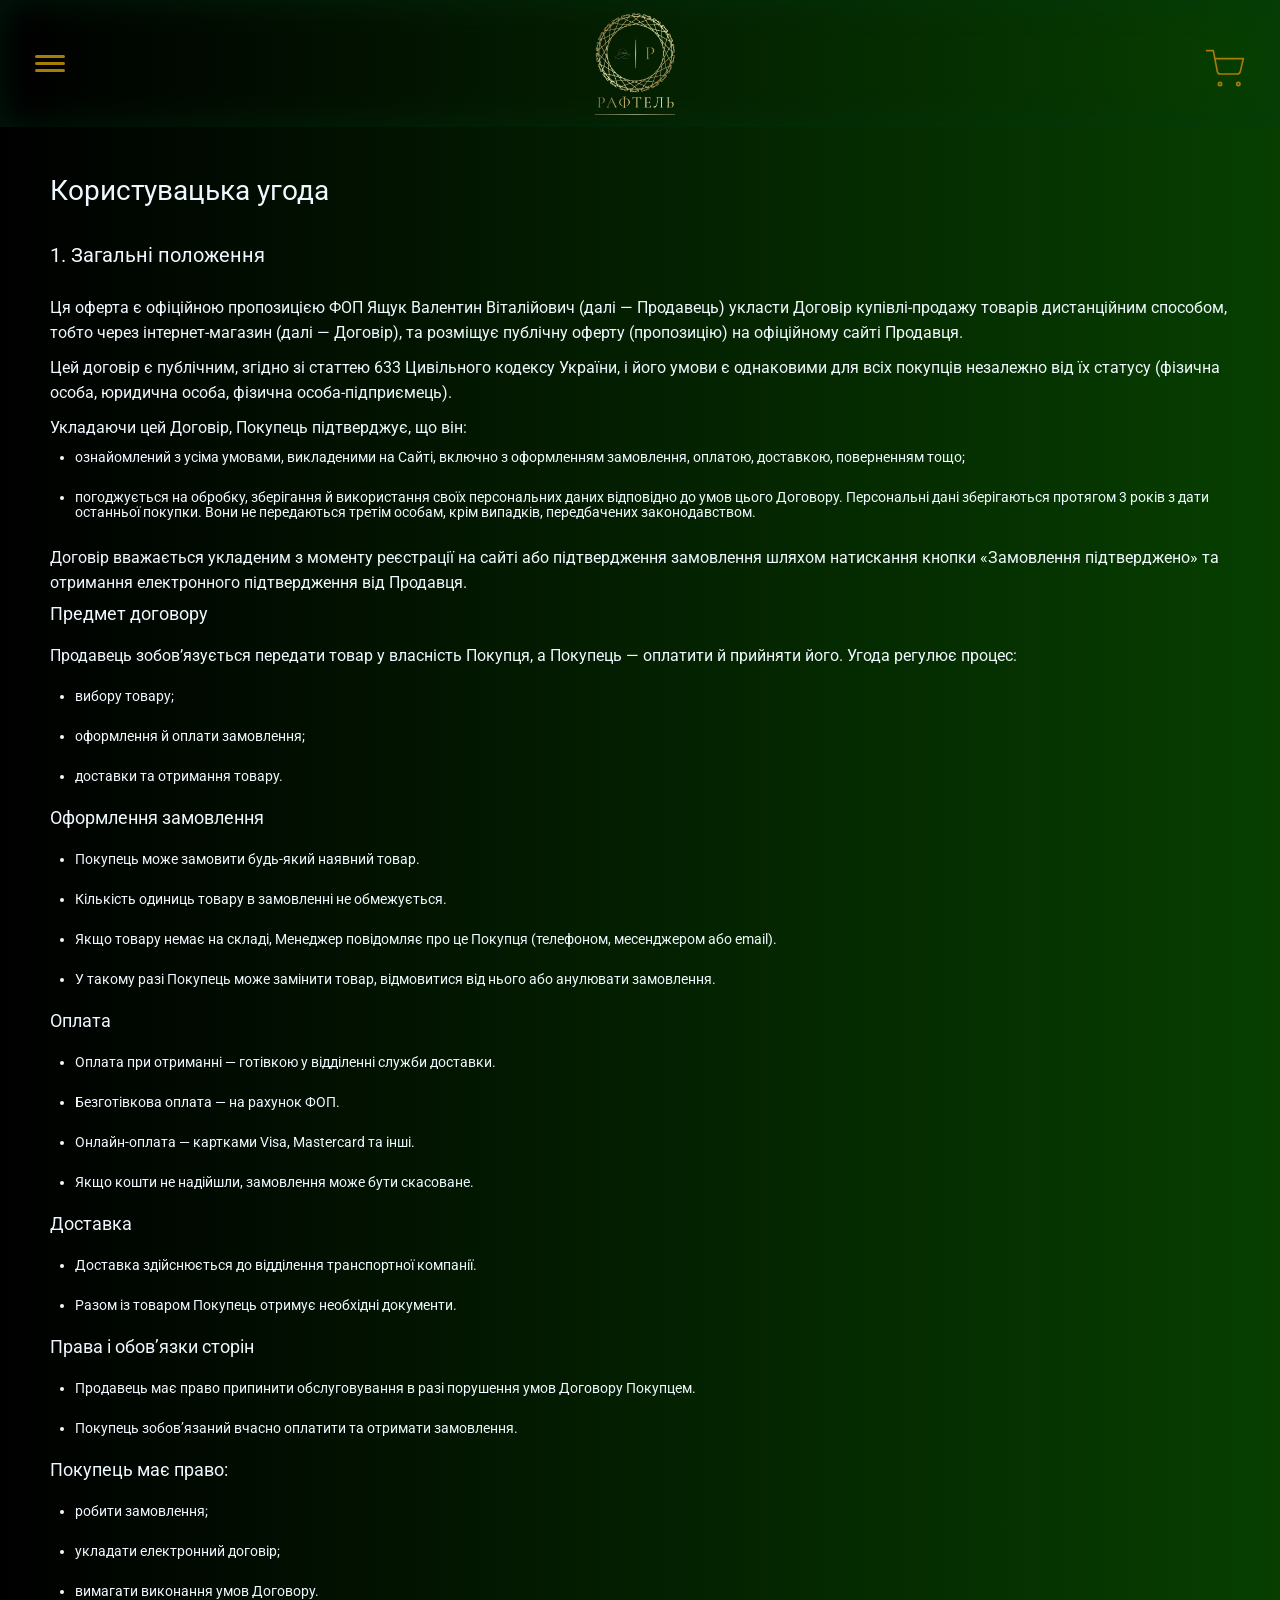
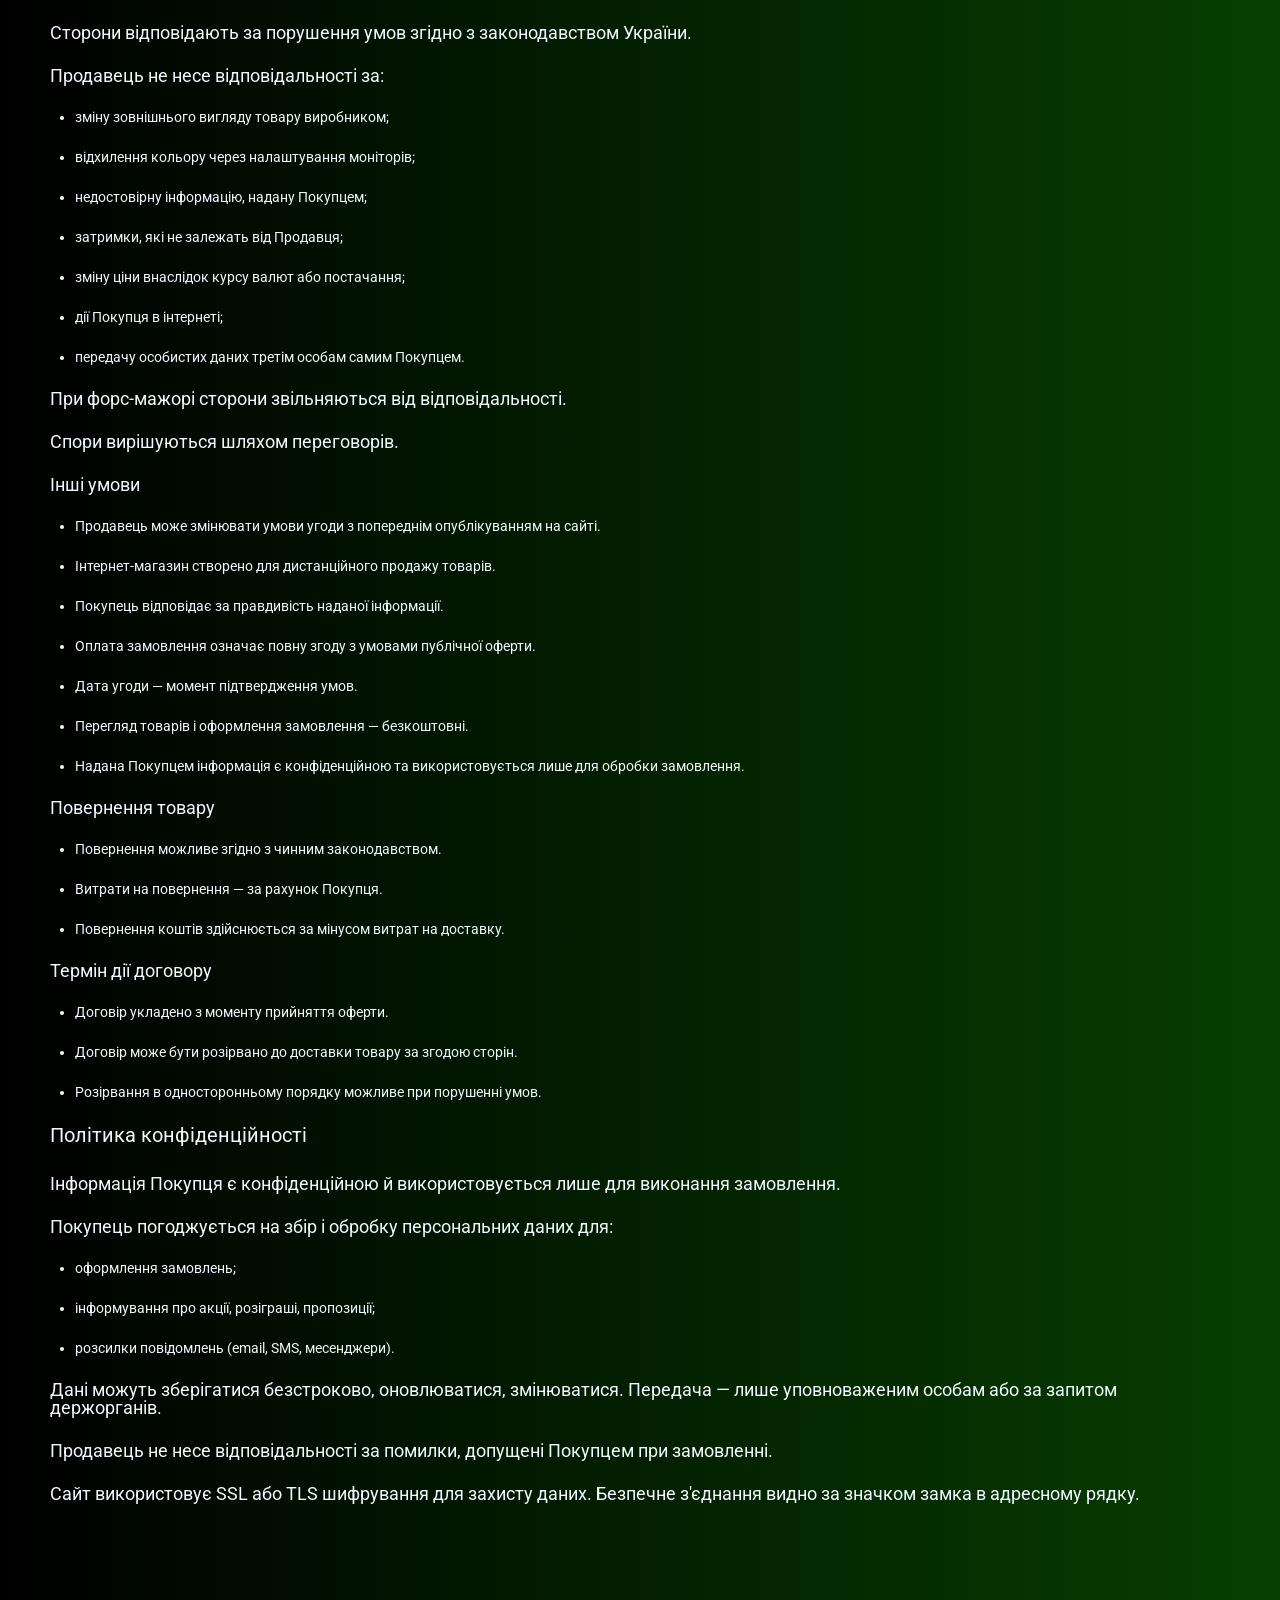
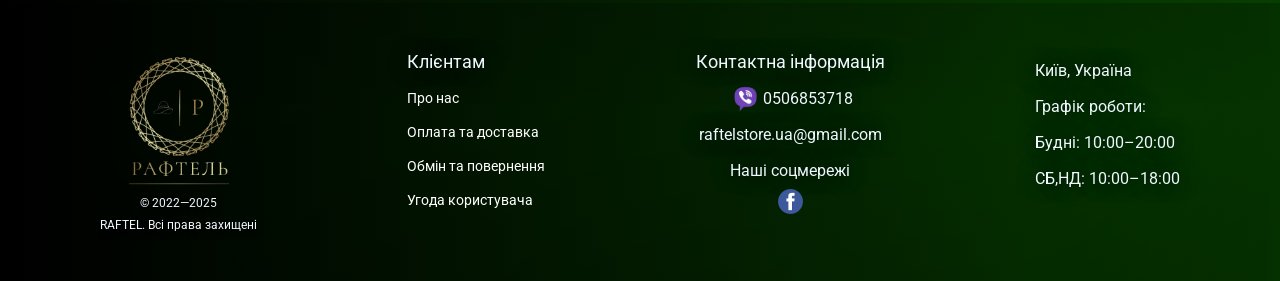
<file: User_Agreement.html>
<!DOCTYPE html>
<html lang="en">
<head>
    <meta charset="UTF-8">
    <meta name="viewport" content="width=device-width, initial-scale=1.0">
    <link rel="stylesheet" href="./header.css">
    <link rel="stylesheet" href="./raftel_info.css">
    <link rel="stylesheet" href="./nulstyle.css">
    <link rel="stylesheet" href="./footer.css">
    <link rel="icon" href="./image/favikon.png" type="image/x-icon">
    <title>RAFTEL</title>
</head>
<body>
    <section class="box">
        <header>
            <div id="header_burgerMenu">
                <span class="header_burgerMenu_line"></span>
            </div>
            <a href="./index.html">
                <img class="logo" src="image/logo.png" alt="logo">
            </a>
            <div class="basket">
                <a href="./checkout.html">
                    <svg 
                        width="40" 
                        height="40" 
                        viewBox="0 0 24 24" 
                        fill="none" 
                        xmlns="http://www.w3.org/2000/svg"
                        stroke="#a97b07" 
                        stroke-width="1" 
                        stroke-linecap="round" 
                        stroke-linejoin="round">
                        <circle cx="9" cy="21" r="1" />
                        <circle cx="20" cy="21" r="1" />
                        <path d="M1 1h4l2.4 12.6a2 2 0 0 0 2 1.4h9.8a2 2 0 0 0 2-1.6l1.8-7.6H6" />
                    </svg>
                </a>
            </div>
            <section id="window_menu">
                <div id="window_menu_box">
                    <div class="window_menu_box_list">
                        <div id="window_menu_closed"></div>
                        <div>
                            <a href="./list.html"><p class="window_menu_box_list_link">Новинки</p></a>
                            <a href=""><p class="window_menu_box_list_link">Сукні</p></a>
                            <a href=""><p class="window_menu_box_list_link">Футболки, майки, топи</p></a>
                            <a href=""><p class="window_menu_box_list_link">Блузи, рубашки</p></a>
                            <a href=""><p class="window_menu_box_list_link">Світера, гольфи, худі</p></a>
                            <a href=""><p class="window_menu_box_list_link">Кардигани, піджаки</p></a>
                            <a href=""><p class="window_menu_box_list_link">Юбки</p></a>
                            <a href=""><p class="window_menu_box_list_link">Брюки</p></a>
                            <a href=""><p class="window_menu_box_list_link">Шорти</p></a>
                            <a href=""><p class="window_menu_box_list_link">Костюми, комбінезони</p></a>
                            <a href="./About_us.html"><p class="window_menu_box_list_link">Про нас</p></a>
                            <a href="./pay_delivery.html"><p class="window_menu_box_list_link">Оплата та доставка</p></a>
                            <a href="./return.html"><p class="window_menu_box_list_link">Обмін та повернення</p></a>
                            <a href="./User_Agreement.html"><p class="window_menu_box_list_link">Угода користовача</p></a>
                        </div>
                    </div>
                </div>
            </section>
        </header>
        <main class="main">
            <div class="main_block">
                <h1>Користувацька угода</h1>
                <h2>1. Загальні положення</h2>
                <p>
                    Ця оферта є офіційною пропозицією ФОП Ящук Валентин Віталійович (далі — Продавець) укласти Договір купівлі-продажу товарів дистанційним способом, тобто через інтернет-магазин (далі — Договір), та розміщує публічну оферту (пропозицію) на офіційному сайті Продавця.
                </p>
                <p>
                    Цей договір є публічним, згідно зі статтею 633 Цивільного кодексу України, і його умови є однаковими для всіх покупців незалежно від їх статусу (фізична особа, юридична особа, фізична особа-підприємець).
                </p>
                <p>Укладаючи цей Договір, Покупець підтверджує, що він:</p>
                <ul>
                    <li>ознайомлений з усіма умовами, викладеними на Сайті, включно з оформленням замовлення, оплатою, доставкою, поверненням тощо;</li>
                    <li>погоджується на обробку, зберігання й використання своїх персональних даних відповідно до умов цього Договору. Персональні дані зберігаються протягом 3 років з дати останньої покупки. Вони не передаються третім особам, крім випадків, передбачених законодавством.</li>
                </ul>
                <p>Договір вважається укладеним з моменту реєстрації на сайті або підтвердження замовлення шляхом натискання кнопки «Замовлення підтверджено» та отримання електронного підтвердження від Продавця.</p>
                <h3>Предмет договору</h3>
                <h4> Продавець зобов’язується передати товар у власність Покупця, а Покупець — оплатити й прийняти його. Угода регулює процес:</h4>
                <ul>
                    <li>вибору товару;</li>
                    <li>оформлення й оплати замовлення;</li>
                    <li>доставки та отримання товару.</li>
                </ul>
                <h3>Оформлення замовлення</h3>
                <ul>
                    <li>Покупець може замовити будь-який наявний товар.</li>
                    <li>Кількість одиниць товару в замовленні не обмежується.</li>
                    <li>Якщо товару немає на складі, Менеджер повідомляє про це Покупця (телефоном, месенджером або email).</li>
                    <li>У такому разі Покупець може замінити товар, відмовитися від нього або анулювати замовлення.</li>
                </ul>
                <h3>Оплата</h3>
                <ul>
                    <li>Оплата при отриманні — готівкою у відділенні служби доставки.</li>
                    <li>Безготівкова оплата — на рахунок ФОП.</li>
                    <li>Онлайн-оплата — картками Visa, Mastercard та інші.</li>
                    <li>Якщо кошти не надійшли, замовлення може бути скасоване.</li>
                </ul>
                <h3>Доставка</h3>
                <ul>
                    <li>Доставка здійснюється до відділення транспортної компанії.</li>
                    <li>Разом із товаром Покупець отримує необхідні документи.</li>
                </ul>
                <h3>Права і обов’язки сторін</h3>
                <ul>
                    <li>Продавець має право припинити обслуговування в разі порушення умов Договору Покупцем.</li>
                    <li>Покупець зобов’язаний вчасно оплатити та отримати замовлення.</li>
                </ul>
                <h3>Покупець має право:</h3>
                <ul>
                    <li>робити замовлення;</li>
                    <li>укладати електронний договір;</li>
                    <li>вимагати виконання умов Договору.</li>
                </ul>
                <h3>Сторони відповідають за порушення умов згідно з законодавством України.</h3>
                <h3>Продавець не несе відповідальності за:</h3>
                <ul>
                    <li>зміну зовнішнього вигляду товару виробником;</li>
                    <li>відхилення кольору через налаштування моніторів;</li>
                    <li>недостовірну інформацію, надану Покупцем;</li>
                    <li>затримки, які не залежать від Продавця;</li>
                    <li>зміну ціни внаслідок курсу валют або постачання;</li>
                    <li>дії Покупця в інтернеті;</li>
                    <li>передачу особистих даних третім особам самим Покупцем.</li>
                </ul>
                <h3>При форс-мажорі сторони звільняються від відповідальності.</h3>
                <h3>Спори вирішуються шляхом переговорів.</h3>
                <h3>Інші умови</h3>
                <ul>
                    <li>Продавець може змінювати умови угоди з попереднім опублікуванням на сайті.</li>
                    <li>Інтернет-магазин створено для дистанційного продажу товарів.</li>
                    <li>Покупець відповідає за правдивість наданої інформації.</li>
                    <li>Оплата замовлення означає повну згоду з умовами публічної оферти.</li>
                    <li>Дата угоди — момент підтвердження умов.</li>
                    <li>Перегляд товарів і оформлення замовлення — безкоштовні.</li>
                    <li>Надана Покупцем інформація є конфіденційною та використовується лише для обробки замовлення.</li>
                </ul>
                <h3>Повернення товару</h3>
                <ul>
                    <li>Повернення можливе згідно з чинним законодавством.</li>
                    <li>Витрати на повернення — за рахунок Покупця.</li>
                    <li>Повернення коштів здійснюється за мінусом витрат на доставку.</li>
                </ul>
                <h3>Термін дії договору</h3>
                <ul>
                    <li>Договір укладено з моменту прийняття оферти.</li>
                    <li>Договір може бути розірвано до доставки товару за згодою сторін.</li>
                    <li>Розірвання в односторонньому порядку можливе при порушенні умов.</li>
                </ul>
                <h2>Політика конфіденційності</h2>
                <h3>Інформація Покупця є конфіденційною й використовується лише для виконання замовлення.</h3>
                <h3>Покупець погоджується на збір і обробку персональних даних для:</h3>
                <ul>
                    <li>оформлення замовлень;</li>
                    <li>інформування про акції, розіграші, пропозиції;</li>
                    <li>розсилки повідомлень (email, SMS, месенджери).</li>
                </ul>
                <h3>Дані можуть зберігатися безстроково, оновлюватися, змінюватися. Передача — лише уповноваженим особам або за запитом держорганів.</h3>
                <h3>Продавець не несе відповідальності за помилки, допущені Покупцем при замовленні.</h3>
                <h3>Сайт використовує SSL або TLS шифрування для захисту даних. Безпечне з'єднання видно за значком замка в адресному рядку.</h3>
            </div>
        </main>
        <footer>
            <div class="footer_logo">
                <img src="image/logo.png" alt="logo">
                <p class="footer_logo_text">© 2022—2025</p>
                <p class="footer_logo_text">RAFTEL. Всі права захищені</p>
            </div>
            <div class="footer_about">
                <h1>Клієнтам</h1>
                <a href="./About_us.html">Про нас</a>
                <a href="./pay_delivery.html">Оплата та доставка</a>
                <a href="./return.html">Обмін та повернення</a>
                <a href="./User_Agreement.html">Угода користувача</a>
            </div>
            <div class="footer_contacts">
                <h1>Контактна інформація</h1>
                <nav class="footer_contacts_viber">
                    <img src="image/viber.png" alt="">
                    <a href="viber://chat?number=+380506853718"><p>0506853718</p></a>
                </nav>
                <a href=""><p class="footer_contacts_gmail">raftelstore.ua@gmail.com</p></a>
                <p>Наші соцмережі</p>
                <a href="">
                    <img class="footer_contacts_facebook" src="image/facebook.png" alt="">
                </a>
            </div>
            <div class="footer_maps">
                <p>Київ, Україна</p>
                <p>Графік роботи:</p>
                <p>Будні: 10:00–20:00</p>
                <p>СБ,НД: 10:00–18:00</p>
            </div>
        </footer>
    </section>
</body>
<script src="./window menu.js"></script>
</html>
</file>
<file: header.css>
header{
    align-items: center;
    justify-content: space-between;
    max-width: 1920px;
    padding: 10px;
    display: flex;
    -webkit-box-shadow: inset 0px 0px 38px 0px rgba(0, 255, 255, 0.44);
    -moz-box-shadow: inset 0px 0px 38px 0px rgba(0, 255, 255, 0.44);
    box-shadow: inset 0px 0px 38px 0px rgb(3 57 27 / 44%);
}
.logo{
    max-width: 80px;
}
.basket{
    padding: 37px 25px 25px 25px;
}
#header_burgerMenu{
    cursor: pointer;
    padding: 25px;
}
.header_burgerMenu_line{
    display: block;
    border-radius: 10px;
    width: 30px;
    height: 3px;
    bottom: 0;
    transition: transform 1s;
    background-color: #a97b07;
    cursor: pointer;
}
.header_burgerMenu_line::after{
    top: 69px;
    cursor: pointer;
}
.header_burgerMenu_line::before{
    top: 55px;
    cursor: pointer;
}
.header_burgerMenu_line::before, .header_burgerMenu_line::after{
    content: "";
    border-radius: 10px;
    position: absolute;
    display: block;
    width: 30px;
    height: 3px;
    transition: transform 1s;
    background-color: #a97b07;
}
.basket svg{
    cursor: pointer;
}
/*------------------------------------window menu--------------------------*/
#window_menu{
    position: fixed;
    top: 0;
    left: 0;
    visibility: hidden;
    opacity: 0;
    height: 100dvh;
    width: 100%;
    z-index: 15;
    overflow-y: auto;
    transition: opacity 0.5s ease, visibility 0s 0.5s;
}
#window_menu.active{
    visibility: visible;
    opacity: 1;
    transition: opacity 0.5s ease, visibility 0s 0s;
}
#window_menu_box{
    position: absolute;
    top: 0;
    left: 0;
    width: 80%;
    max-width: 500px;
    background-color: rgba(0, 0, 0, 0.607);
    background-image: linear-gradient(106deg, rgb(0 0 0) 0%, rgb(55 138 0 / 37%) 100%);
    padding: 50px;
    box-sizing: border-box;
    overflow-y: auto;
    display: flex;
    justify-content: center;
    align-items: center;
    opacity: 1;
    -webkit-box-shadow: 0px 0px 100px 0px rgba(0, 0, 0, 1);
    -moz-box-shadow: 0px 0px 100px 0px rgba(0, 0, 0, 1);
    box-shadow: 0px 0px 100px 0px rgba(0, 0, 0, 1);
        /* Додати прокручування */
    overflow-y: auto; 
    height: 100dvh; 
}
body.no-scroll {
    overflow: hidden; /* Заборона прокручування */
}
#window_menu_closed{
    padding-top: 225px;
    cursor: pointer;
    display: block;
    margin-bottom: 30px;
}
#window_menu_closed::before{
    content: "";
    position: absolute;
    transform: rotate(-45deg);
    display: block;
    width: 40px;
    height: 3px;
    background-color: rgb(23, 129, 12);
    border: solid 1px #fffc00;
}
#window_menu_closed::after{
    content: "";
    position: absolute;
    display: block;
    width: 40px;
    height: 3px;
    background-color: rgb(23, 129, 12);
    transform: rotate(45deg);
    border: solid 1px #fffc00;
}
.window_menu_box_list_link{
    color: #ffffff;
    padding-top: 35px;
    font-size: 17px;
    text-shadow: 0px 0px 7px rgb(0 0 0);
    font-weight: 400;
}
.window_menu_box_list a{
    text-decoration: none;
}
.window_menu_box_list a:hover{
    text-decoration: revert-layer;
}
@media(max-width:600px){
    #window_menu_box{
        width: 100%;
        max-width: 600px;
    }
}
</file>
<file: raftel_info.css>
.box{
    max-width: 1920px;
    min-height: 100vh;
    background-color: rgba(0, 0, 0, 1);
    background-image: linear-gradient(90deg, rgba(0, 0, 0, 1) 0%, rgba(7, 63, 0, 1) 100%);
}
.main{
    padding: 50px 50px 25px 50px;
    text-align: center;
}
@media(max-width:450px){
    .main{
        padding: 50px 15px 25px 15px;
    }
}
.main_title{
    color: aliceblue;
    padding-bottom: 25px;
    font-size: 28px;
}
.main_title_nezovsim{
    color: aliceblue;
    font-size: 22px;
    font-family: "Great Vibes", cursive;
    font-weight: 400;
    font-style: normal;
    padding-bottom: 25px;
}
.main_text{
    color: aliceblue;
    font-size: 18px;
    line-height: 35px;
}
.blok_text{ 
    text-align: -webkit-center;
}
.text_konez{
    padding-top: 25px;
    color: aliceblue;
    font-size: 18px;
}
.blok_pay{
    text-align: left;
}
.blok_pay_title{
    padding: 25px 0px;
    font-size: 22px;
    color: aliceblue;
}
.blok_pay_title_punkt{
    padding: 25px 0px;
    font-size: 19px;
    color: aliceblue;
}
.blok_pay p{
    color: aliceblue;
    line-height: 40px;
}
.main_block{
    text-align: left;
}
.main_block h1, h2, h3, h4, p, li{
    color: aliceblue;
}
.main_block h1{
    font-size: 28px;
    margin-bottom: 40px;
}
.main_block h2{
    font-size: 20px;
    margin-bottom: 30px;
}
.main_block h3{
    font-size: 18px;
    margin-bottom: 25px;
}
.main_block h4{
    font-size: 16px;
    margin: 25px 0;
}
.main_block p{
    margin-bottom: 10px;
    line-height: 25px;
    font-size: 16px;
}
.main_block li{
    line-height: 15px;
    margin: 0 0px 25px 25px;
}
</file>
<file: nulstyle.css>
@import url('https://fonts.googleapis.com/css2?family=Roboto:wght@100;400;500;700;900&display=swap');
@import url('https://fonts.googleapis.com/css2?family=Monoton&family=Oxanium:wght@700&display=swap');
@import url('https://fonts.googleapis.com/css2?family=Monoton&family=Oxanium:wght@700&family=Work+Sans&display=swap');
* {
  padding: 0;
  margin: 0;
  border: 0;
}

*, *:before, *:after {
  -webkit-box-sizing: border-box;
  box-sizing: border-box;
}

:focus, :active {
  outline: none;
}

a:focus, a:active {
  outline: none;
}


html, body {
  background-color: #ddd9d9;
  height: 100%;
  width: 100%;
  font-size: 100%;
  line-height: 1;
  font-size: 14px;
  font-family: 'Roboto', sans-serif;
}

input, button, textarea {
  font-family: inherit;
}

input::-ms-clear {
  display: none;
}

button {
  cursor: pointer;
}
button::-moz-focus-inner {
  padding: 0;
  border: 0;
}

a, a:visited {
  text-decoration: none;
}

a:hover {
  text-decoration: none;
}
img {
  vertical-align: top;
}

h1, h2, h3, h4, h5, h6 {
  font-size: inherit;
  font-weight: 400;
}
a{
  color: #ffffff;
}
::-webkit-scrollbar {
  width: 5px;
}
::-webkit-scrollbar-thumb {
  background-color: rgba(9, 9, 9, 0.223);
background-image: linear-gradient(181deg, rgba(66, 66, 66, 0.353) 0%, rgba(0, 0, 0, 0.551) 100%);
  border-radius: 5px;
}
::-webkit-scrollbar-thumb:hover {
  background-color: #000000;
}
</file>
<file: footer.css>
footer{
    margin-top: 50px;
    padding: 50px 50px;
    max-width: 1920px;    
    display: flex;
    flex-wrap: wrap;
    gap: 50px;
    justify-content: space-around;
    -webkit-box-shadow: inset 0px 0px 24px 0px rgba(66, 90, 66, 0.54);
    -moz-box-shadow: inset 0px 0px 24px 0px rgba(66, 90, 66, 0.54);
    box-shadow: inset 0px 0px 396px 0px rgb(0 0 0 / 54%);
}
.footer_logo{
    text-align: center;
}
.footer_logo img{
    width: 100px;
}
.footer_logo_text{
    color: aliceblue;
    font-weight: 400;
    font-style: normal;
    text-shadow: 4px 4px 6px rgb(0, 0, 0);
    padding: 10px 0 0px 0;
    font-size: 12px;
}
.footer_about h1{
    font-weight: 400;
    font-style: normal;
    font-size: 18px;
    padding-bottom: 10px;
    color: aliceblue;
    text-shadow: 0px 0px 19px rgba(0, 0, 0, 1);
}
.footer_about a{
    display: block;
    padding: 10px 0;
    text-decoration: none;
}
.footer_about a:hover{
    text-decoration: revert-layer;
}
.footer_contacts h1{
    font-weight: 400;
    font-style: normal;
    font-size: 18px;
    padding-bottom: 10px;
    color: aliceblue;
    text-shadow: 0px 0px 19px rgba(0, 0, 0, 1);
}
.footer_contacts_viber{
    display: flex;
    justify-content: center;
}
.footer_contacts_viber p{
    font-size: 16px;
    font-weight: 400;
    font-style: normal;
    text-shadow: 0px 0px 19px rgba(0, 0, 0, 1);
}
.footer_contacts_viber img{
    width: 35px;
    height: 35px;
}
.footer_contacts{
    text-align: center;
}
.footer_contacts p{
    font-size: 16px;
    text-align: center;
    padding: 10px 0px;
    font-weight: 400;
    font-style: normal;
    text-shadow: 0px 0px 19px rgba(0, 0, 0, 1);
    color: aliceblue;
}
.footer_contacts_gmail{
    font-size: 16px;
    padding: 10px 0px;
    font-weight: 400;
    font-style: normal;
    text-shadow: 0px 0px 19px rgba(0, 0, 0, 1);
    color: aliceblue;
}
.footer_contacts_facebook{
    width: 25px;
    height: 25px;
}
.footer_maps p{
    font-size: 16px;
    padding: 10px 0px;
    font-weight: 400;
    font-style: normal;
    text-shadow: 0px 0px 19px rgba(0, 0, 0, 1);
    color: aliceblue;
}
@media(max-width:968px){
    .footer_maps{
        display: none;
    }
}
@media(max-width:690px){
    .footer_about{
        display: none;
    }
}
@media(max-width:500px){
    .footer_logo img{
        width: 65px;
    }
    .footer_contacts_viber {
        display: flex;
        justify-content: center;
    }
    footer{
        gap: 20px;
    }
}
</file>
<file: checkout.css>
.box{
    max-width: 1920px;
    min-height: 100vh;
    background-color: rgba(0, 0, 0, 1);
    background-image: linear-gradient(90deg, rgba(0, 0, 0, 1) 0%, rgba(7, 63, 0, 1) 100%);
}
header{
    gap: 25px;
    align-items: center;
    justify-content: flex-start;
    max-width: 1920px;
    padding: 10px 25px;
    display: flex;
    -webkit-box-shadow: inset 0px 0px 38px 0px rgba(0, 255, 255, 0.44);
    -moz-box-shadow: inset 0px 0px 38px 0px rgba(0, 255, 255, 0.44);
    box-shadow: inset 0px 0px 38px 0px rgb(3 57 27 / 44%);
}
.logo img{
    width: 80px;
}
.header_p{
    color: aliceblue;
    transition: 1s ease-in-out;
}
.header_p:hover{
    color: rgb(127, 126, 126);
}
/*---------------------------main----------------------------*/
.main{
    padding: 50px 50px 0 50px;
}
.main_title{
    text-align: center;
    font-size: 24px;
    text-shadow: 0px 0px 6px rgba(255, 255, 255, 1);
    color: aliceblue;
}
.main_flex{
    gap: 25px;
    flex-wrap: wrap;
    margin-top: 25px;
    display: flex;
    justify-content: center;
}
.main_flex_info{
    height: 475px;
    width: 100%;
    padding: 25px;
    max-width: 600px;
    border-radius: 10px;
    border: solid 1px #fff;
}
.main_flex_delivery{
    padding: 25px;
    border-radius: 10px;
    border: 1px solid #fff;
}
input[type=number]::-webkit-inner-spin-button,
input[type=number]::-webkit-outer-spin-button {
  -webkit-appearance: none;
  margin: 0;
}
input[type=number] {
    -moz-appearance: textfield;
}
.main_flex_info input{
    font-size: 16px;
    color: #fff;
    width: 100%;
    padding: 10px;
    border-radius: 10px;
    max-width: 400px;
    border: solid 1px #04ff00;
    background-color: #ffffff20;
    -webkit-box-shadow: inset 0px 0px 24px 0px rgba(66, 68, 90, 1);
    -moz-box-shadow: inset 0px 0px 24px 0px rgba(66, 68, 90, 1);
    box-shadow: inset 0px 0px 24px 0px rgba(66, 68, 90, 1);
}
input::placeholder{
    color: #fff;
}
.main_flex_info_button{
    width: 280px;
    font-size: 14px;
    margin: 20px 0 5px 0;
    padding: 15px;
    border-radius: 10px;
    color: #fff;
    background-color: #04ff0000;
    border: solid 1px #26ff00;
    -webkit-box-shadow: inset 0px 0px 24px 0px rgba(0, 54, 1, 1);
    -moz-box-shadow: inset 0px 0px 24px 0px rgba(0, 54, 1, 1);
    box-shadow: inset 0px 0px 24px 0px rgb(31, 143, 33);
}
.main_flex_info_text{
    text-decoration: underline;
    font-size: 14px;
    line-height: 25px;
    color: #fff;
    max-height: 150px;       /* Або інша висота, яка тобі підходить */
    overflow-y: auto;        /* Вертикальний скрол */
    padding-right: 10px; 
}
.main_flex_delivery h3{
    margin-bottom: 10px;
    color: aliceblue;
    text-decoration: underline;
    font-size: 20px;
}
.cart-items p{
    margin-bottom: 15px;
    font-weight: 900;
    color: aliceblue;
    font-size: 16px;
}
.cart-item-title {
    color: red; /* тут постав колір, який хочеш */
    font-size: 20px; /* або 18px, як тобі подобається */
    font-weight: bold;
    margin-bottom: 10px;
}
.main_flex_delivery p{
    font-size: 17px;
    color: #fff;
}
.checkout-item p{
    margin: 15px 0;
    color: aliceblue;
    font-size: 17px;
}
.checkout-item button{
    box-shadow: inset 0px 0px 57px 0px rgb(0 0 0);
    border: solid 1px #87fd00;
    border-radius: 10px;
    background: #00ffff00;
    padding: 10px;
    color: aliceblue;
    font-size: 16px;
    font-weight: 600;
}
.divider {
    border: none;
    height: 1px;
    background-color: white;
    margin: 15px 0;
    opacity: 0.3;
}
.checkout-item-details {
    display: flex; /* Розміщення елементів в ряд */
    align-items: center; /* Центрування по вертикалі */
    margin-bottom: 20px; /* Відступ між товарами */
}
.checkout-item-image {
    width: 70px; /* Ширина картинки */
    height: 100px; /* Висота картинки */
    object-fit: cover; /* Підгонка зображення по контейнеру */
    margin-right: 15px; /* Відступ між картинкою і текстом */
}
.product-link {
    color: #ffffff; /* Колір посилання */
    text-decoration: none; /* Без підкреслення */
}
.product-link:hover {
    text-decoration: underline; /* Підкреслення при наведенні */
}

@media(max-width:500px){
    .main {
        padding: 50px 10px 0 10px;
    }
    .main_title {
        text-align: center;
    }
    .main_flex_info{
        text-align: center;
    }
}
@media(max-width:450px){
    .main_flex_info_button{
        width: 200px;
    }
    .main_flex_info {
        height: 520px;
    }
}
</file>
<file: list.css>
.box{
    max-width: 1920px;
    min-height: 100vh;
    background: linear-gradient(15deg, #0d5008, #0a4506, #073b04, #053103, #032702, #021d01, #011301, #000000);
}
main{
    padding: 50px 50px 0 50px;
    width: 100%;
    margin: 0 auto;
}
.main_title{
    text-align: center;
    font-size: 28px;
    color: rgb(255, 255, 255);
    text-shadow: 0px 0px 10px rgba(255, 255, 255, 1);
}
.filter_size_price{
    gap: 20px;
    margin: 0 auto;
    width: 100%;
    justify-content: space-around;
    display: flex;
    padding: 25px;
    border-radius: 10px;
    max-width: 600px;
    -webkit-box-shadow: inset 0px 0px 100px -28px rgba(0, 0, 0, 1);
    -moz-box-shadow: inset 0px 0px 100px -28px rgba(0, 0, 0, 1);
    box-shadow: inset 0px 0px 100px -28px rgba(0, 0, 0, 1);
    border: solid 1px #009018;
}
.filter_size_price h2{
    font-size: 16px;
    color: aliceblue;
}
.filter{
    width: 100%;
    margin-top: 25px;
    padding: 25px;
}
label{
    font-size: 16px;
    color: aliceblue;
    display: block;
}
input[type="range"] {
    -webkit-appearance: none;
    width: 100%;
    height: 8px;
    background: #ddd;
    border-radius: 5px;
    outline: none;
  }

  /* Стиль для доріжки в Chrome/Safari/Edge */
  input[type="range"]::-webkit-slider-runnable-track {
    height: 8px;
    background: #00fffb; /* Зелений */
    border-radius: 5px;
  }

  /* Стиль для повзунка (коло) в Chrome/Safari/Edge */
  input[type="range"]::-webkit-slider-thumb {
    -webkit-appearance: none;
    width: 20px;
    height: 20px;
    background: #3d3d3d; /* Синій */
    border-radius: 50%;
    border: solid 1px #000000;
    cursor: pointer;
    margin-top: -6px; /* Вирівнює по центру треку */
  }

  /* Firefox */
  input[type="range"]::-moz-range-track {
    height: 8px;
    background: #00fffb;
    border-radius: 5px;
  }

  input[type="range"]::-moz-range-thumb {
    width: 20px;
    height: 20px;
    background: #b8f321;
    border: none;
    border-radius: 50%;
    cursor: pointer;
    border: solid 1px #000000;
  }
.price{
    color: #ddd;
    padding-top: 10px;
}
.slider-container{
    width: 200px;
}
/*---------------------list----------------------------------------*/
.list{
    gap: 50px;
    width: 100%;
    margin: 0 auto;
    display: flex;
    flex-wrap: wrap;
    justify-content: center;
}
.list_box{
    -webkit-box-shadow: inset 0px 0px 48px 0px rgba(0, 0, 0, 1);
    -moz-box-shadow: inset 0px 0px 48px 0px rgba(0, 0, 0, 1);
    box-shadow: inset 0px 0px 48px 0px rgba(0, 0, 0, 1);
    border-radius: 10px;
    margin: 15px;
    width: 300px;
    text-align: center;
    cursor: pointer;
    transition: transform 0.3s ease-in-out;
    padding: 0;
}
.list_box:hover{
    transform: scale(01.02);
}
.list_box img{
    display: block;
    max-width: 100%; /* Картинка буде в масштабі */
    height: auto; /* Автоматична висота залежно від контенту */
}
.list_box_artikul{
    color: #00b075;
    font-size: 14px;
    padding-top: 20px;
}
.list_box_name{
    color: #ffffff;
    font-size: 16px;
    padding-top: 20px;
    text-shadow: 0px 0px 6px rgba(0, 0, 0, 1);
}
.list_box_price{
    font-size: 18px;
    padding-top: 20px;
    text-shadow: 0px 0px 6px rgba(0, 0, 0, 1);
}
.list_box_button{
    margin-top: 20px;
    font-size: 16px;
    color: aliceblue;
    font-weight: 400;
    font-style: normal;
    background-color: #00ffe217;
    border-radius: 10px 10px 1px 1px;
    width: 100px;
    height: 40px;
    border: solid 1px #fffc00;
    transition: 1s ease-in-out;
}
.list_box_button:hover{
    color: #ffffff;
    background-color: #00ffe198;
}
/*---------------------------------next-page-----------------*/
.catalog {
    display: grid;
    grid-template-columns: repeat(3, 1fr); /* 3 стовпці */
    gap: 20px;
    margin-bottom: 20px;
  }
  
  .product {
    padding: 10px;
    border: 1px solid #ddd;
    background: #f9f9f9;
    text-align: center;
  }
  
  .pagination {
    margin-top: 40px;
    text-align: center;
  }
  
  .pagination button {
    width: 130px;
    font-size: 16px;
    color: #f9f9f9;
    border: solid 1px #fffc00;
    background-color: #00ffe217;
    padding: 10px 20px;
    margin: 0 10px;
    cursor: pointer;
  }
  
  .pagination span {
    color: #ffffff;
    font-size: 18px;
  }
  @media(max-width:1240px){
    main{
        padding: 50px 10px 0 10px;
    }
    .list{
        gap: 0px;
    }
  }
@media(max-width:800px){
    main{
        padding: 50px 10px 0 10px;
    }
  }
@media(max-width:550px){
    .filter_size_price {
        align-items: center;
        flex-direction: column;
    }
    .filter_size_price_choos{
        display: flex;
        gap: 10px;
    }
}
@media(max-width:365px){
    .pagination{
        display: flex;
        flex-direction: column;
        align-items: center;
        gap: 15px;
    }
}
</file>
<file: tovar_main.css>
.box{
    max-width: 1920px;
    min-height: 100vh;
    background: linear-gradient(15deg, #0d5008, #0a4506, #073b04, #053103, #032702, #021d01, #011301, #000000);
}
.main_product{
    gap: 100px;
    display: flex;
    padding: 50px 100px;
}
.product-container {
    flex-direction: column;
}
  
.main-image img {
    width: 100%;
    max-width: 600px;
    height: auto;
} 
.thumbnail-images {
    justify-content: center;
    display: flex;
    margin-top: 20px;
}  
.thumbnail {
    width: 80px;
    height: auto;
    margin: 0 10px;
    cursor: pointer;
    transition: transform 0.3s ease;
}  
.thumbnail:hover {
    transform: scale(01.02);
}
.info-container{
    width: 100%;
}
.info-container h2{
    padding: 25px 0;
    text-align: center;
    text-shadow: 0px 0px 10px rgba(255, 255, 255, 1);
    color: aliceblue;
    font-size: 28px;
}
.article{
    font-size: 16px;
    padding: 25px 0;
    color: rgb(91 104 96);
}
.info-container_price{
    display: flex;
    gap: 50px;
}
.info-container_price h3{
    color: aliceblue;
    font-size: 28px;
    font-family: 'Courier New', Courier, monospace;
    font-weight: 400;
}
.info-container_price h4{
    color: rgb(107, 108, 109);
    font-size: 28px;
    font-family: 'Courier New', Courier, monospace;
    font-weight: 400;
}
.info-container_underline{
    margin-top: 25px;
    background-color: #ffffff2e;
    max-width: 1000px;
    height: 1px;
}
.info-container h5{
    font-size: 17px;
    color: rgb(130 177 150);
    padding: 35px 0;
}
.size,
.color{
    flex-wrap: wrap;
    display: flex;
    gap: 5px;
}
.size button,
.color button{
    font-size: 16px;
    border-radius: 5px;
    padding: 10px;
    color: antiquewhite;
    border: solid 1px #ffffff2e;
    background-color: #00000000;
    -webkit-box-shadow: inset 0px 0px 7px 0px rgba(255, 255, 255, 1);
    -moz-box-shadow: inset 0px 0px 7px 0px rgba(255, 255, 255, 1);
    box-shadow: inset 0px 0px 7px 0px rgba(255, 255, 255, 1);
    transition: transform 0.3s ease-in-out;
}
.size button:hover,
.color button:hover{
    transform: scale(01.02);
    -webkit-box-shadow: inset 0px 0px 24px 0px rgba(0, 0, 0, 1);
    -moz-box-shadow: inset 0px 0px 24px 0px rgba(0, 0, 0, 1);
    box-shadow: inset 0px 0px 24px 0px rgba(0, 0, 0, 1);
}
.color-btn.selected,
.size-btn.selected {
    transform: scale(01.02);
    -webkit-box-shadow: inset 0px 0px 24px 0px rgba(0, 0, 0, 1);
    -moz-box-shadow: inset 0px 0px 24px 0px rgba(0, 0, 0, 1);
    box-shadow: inset 0px 0px 24px 0px rgba(0, 0, 0, 1);
}
.quantity-selector {
    display: flex;
    align-items: center;
    gap: 5px;
    margin-top: 35px;
}
  
.quantity-selector button {
    width: 35px;
    height: 35px;
    font-size: 20px;
    font-weight: bold;
    background-color: #222;
    color: white;
    border: none;
    border-radius: 5px;
    cursor: pointer;
    transition: 0.2s;
    background-color: #00000000;
    -webkit-box-shadow: inset 0px 0px 7px 0px rgba(255, 255, 255, 1);
    -moz-box-shadow: inset 0px 0px 7px 0px rgba(255, 255, 255, 1);
    box-shadow: inset 0px 0px 7px 0px rgba(255, 255, 255, 1);
    transition: transform 0.3s ease-in-out;
}
  
.quantity-selector button:hover {
    -webkit-box-shadow: inset 0px 0px 24px 0px rgba(0, 0, 0, 1);
    -moz-box-shadow: inset 0px 0px 24px 0px rgba(0, 0, 0, 1);
    box-shadow: inset 0px 0px 24px 0px rgba(0, 0, 0, 1);
}
.quantity-selector span {
    font-size: 20px;
    width: 30px;
    text-align: center;
    color: white;
    font-size: 16px;
}
.describe{
    font-size: 16px;
    line-height: 25px;
    color: aliceblue;
}
.describe_t{
    font-size: 16px;
    line-height: 25px;
    color: aliceblue;
    padding-top: 35px;
}
.slider_tovar{
    display: none;
}
.buy{
    font-size: 16px;
    font-weight: 800;
    color: rgb(254, 254, 254);
    border-radius: 10px;
    padding: 20px 80px;
    background-color: #f0f8ff00;
    margin-top: 25px;
    box-shadow: inset 0px 0px 24px 0px rgb(0, 242, 255);
    transition: 0.2s;
}
.buy:hover{
    box-shadow: inset 0px 0px 24px 0px rgb(0, 255, 30);
}
/*--------------------------coments----------------------------*/
form {
    display: flex;
    flex-direction: column;
    gap: 10px;
    max-width: 500px;
    margin-bottom: 50px;
}
input, textarea {
    color: #ddd;
    padding: 8px;
    font-size: 16px;
    border: 1px solid #ccc;
    border-radius: 10px;
    resize: vertical;
    background-color: #00000000;
    -webkit-box-shadow: inset 0px 0px 33px 0px rgba(0, 0, 0, 1);
    -moz-box-shadow: inset 0px 0px 33px 0px rgba(0, 0, 0, 1);
    box-shadow: inset 0px 0px 16px 0px rgba(0, 0, 0, 1);
}
.coments_button{
    padding: 10px;
    font-size: 16px;
    -webkit-box-shadow: inset 0px 0px 33px 0px rgba(5, 5, 5, 1);
    -moz-box-shadow: inset 0px 0px 33px 0px rgba(5, 5, 5, 1);
    box-shadow: inset 0px 0px 33px 0px rgba(5, 5, 5, 1);
    color: white;
    border: none;
    border-radius: 10px;
    cursor: pointer;
    background-color: #00000000;
}
.coments_button:hover {
    background-color: #45a049;
}

#commentsContainer {
    max-width: 500px;
}
.coments{
    padding: 0 100px;
}
.coments_title{
    color: aliceblue;
    padding: 0 0 50px 0;
    text-align: center;
    font-size: 28px;
    font-weight: 400;
    text-shadow: 0px 0px 12px rgba(255, 255, 255, 1);
}
.coments_flex{
    display: flex;
    justify-content: space-between;
    flex-wrap: wrap;
    gap: 50px;
}
#commentForm {
    flex: 1;
  }
  #commentsContainer {
    flex: 1;
  }  
  .rating-svg {
    display: flex;
    flex-direction: row-reverse;
    gap: 8px;
    cursor: pointer;
    justify-content: flex-end; /* ВИРІВНЮЄ ЗІРКИ ЗЛІВА */
  }
  #svgRatingValue{
    color: #ddd;
    font-size: 16px;
  }
  .rating-svg svg {
    width: 40px;
    height: 40px;
    fill: transparent;
    stroke: gold;
    stroke-width: 1;
    transition: fill 0.2s;
  }
  
  /* hover = заливка тієї зірки та всіх лівіше */
  .rating-svg svg:hover,
  .rating-svg svg:hover ~ svg {
    fill: gold;
  }
  
  /* при виборі (після кліку) */
  .rating-svg svg.selected,
  .rating-svg svg.selected ~ svg {
    fill: gold;
  }
   
/*------------------------------------com---------------------*/
  #commentsContainer {
    margin-top: 20px;
    display: flex;
    flex-direction: column;
    gap: 16px;
  }
  
  .comment {
    word-break: break-word;
    display: flex;
    align-items: flex-start;
    gap: 12px;
    background-color: #f9f9f9;
    padding: 14px 18px;
    border-radius: 12px;
    box-shadow: 0 1px 4px rgba(0,0,0,0.1);
  }
  
  .avatar-svg {
    flex-shrink: 0;
  }
  
  .comment-content {
    display: flex;
    flex-direction: column;
    gap: 6px;
  }
  
  .top-row {
    display: flex;
    align-items: center;
    gap: 12px;
  }
  
  .comment-content h4 {
    margin: 0;
    font-size: 16px;
    color: #333;
  }
  
  .timestamp {
    font-size: 13px;
    color: #888;
  }
  
  .comment-content p {
    margin: 0;
    font-size: 14px;
    color: #444;
    line-height: 1.4;
  }
  
  
@media(max-width:1000px){
    .product-container{
        display: none;
    }
    .main_product {
        padding: 25px 25px;
    }
    .slider_tovar{
        display: block;
    }
    .info-container h5 {
        text-align: center;
    }
    .size, .color {
        justify-content: center;
    }
    .quantity-selector {
        justify-content: center;
    }
    .box_buy{
        text-align: center;
    }
    .info-container_price{
        -webkit-box-shadow: inset 0px 0px 24px 0px rgba(255, 255, 255, 1);
        -moz-box-shadow: inset 0px 0px 24px 0px rgba(255, 255, 255, 1);
        box-shadow: inset 0px 0px 24px 0px rgba(255, 255, 255, 0.381);
        padding: 25px;
        justify-content: center;
        border-radius: 10px;
    }
    .coments_flex {
        display: block;
    }
    .coments{
        padding: 0 20px;
    }
}
</file>
